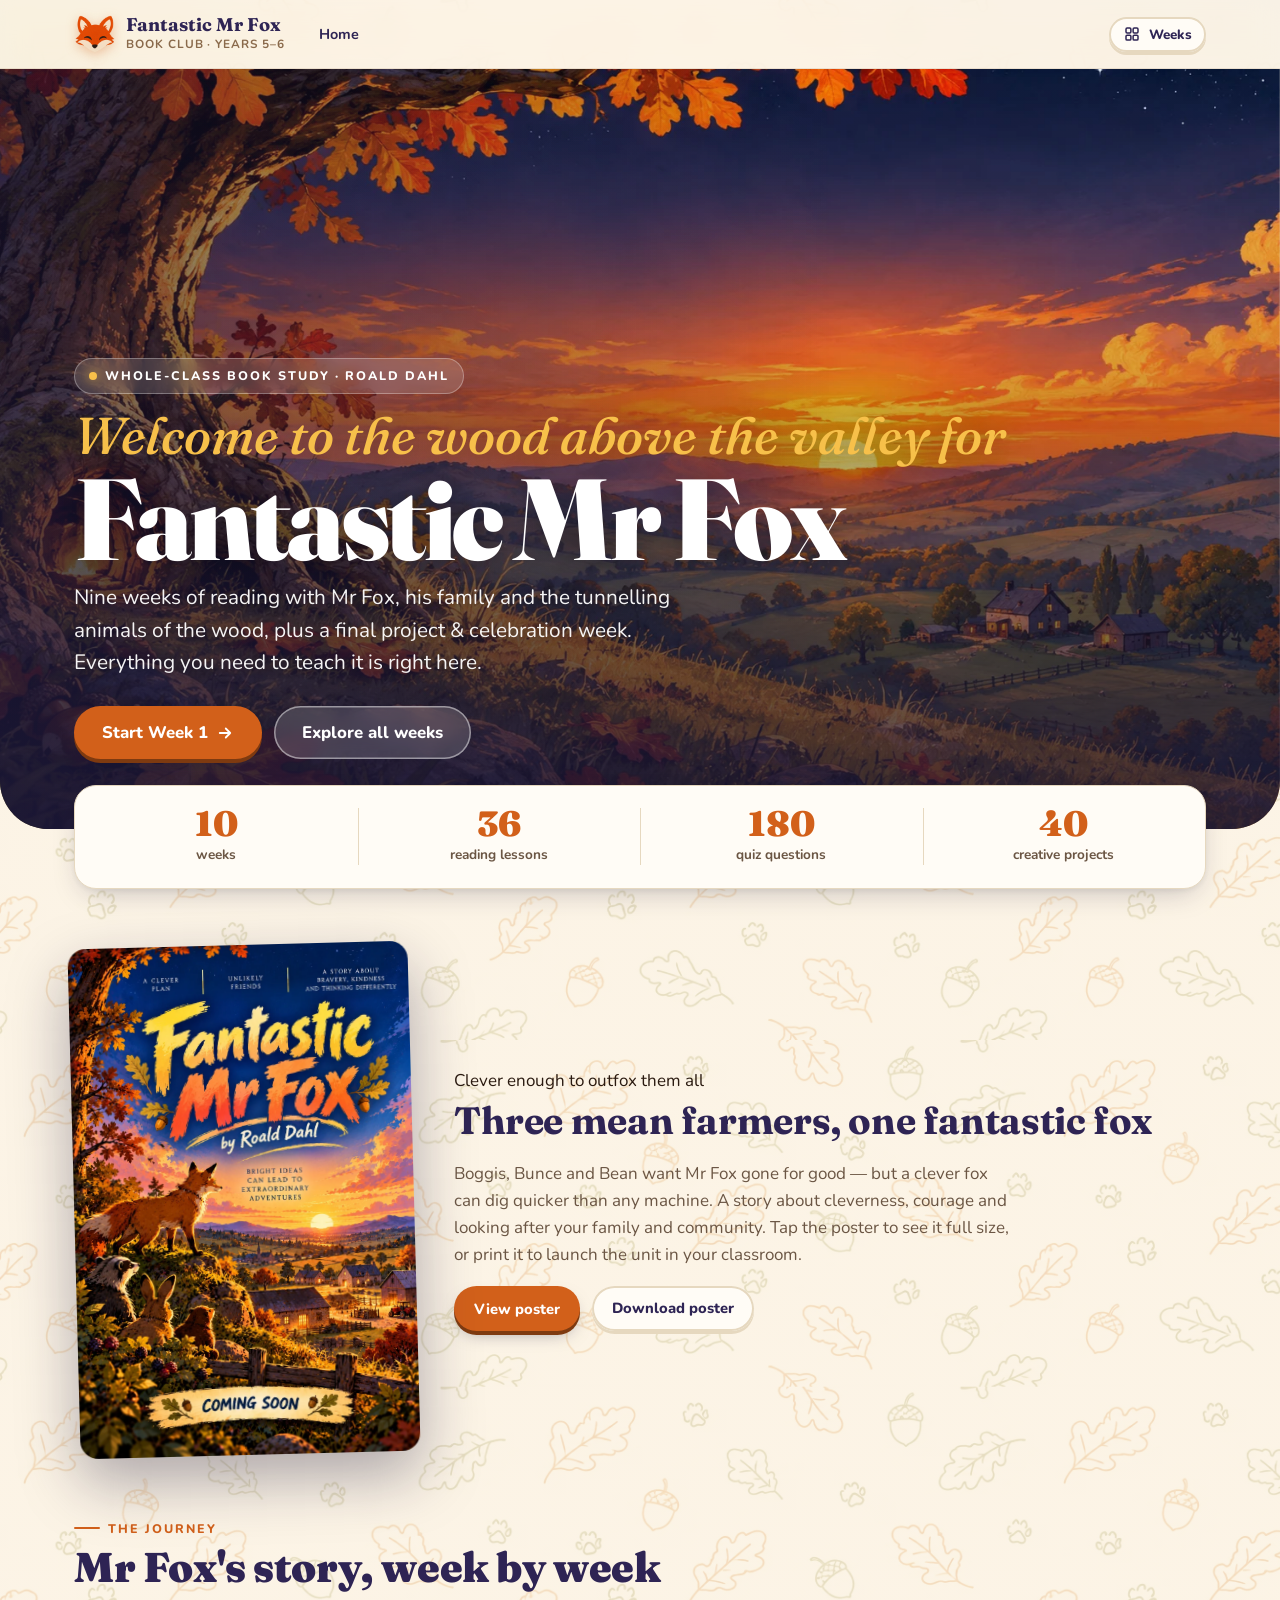
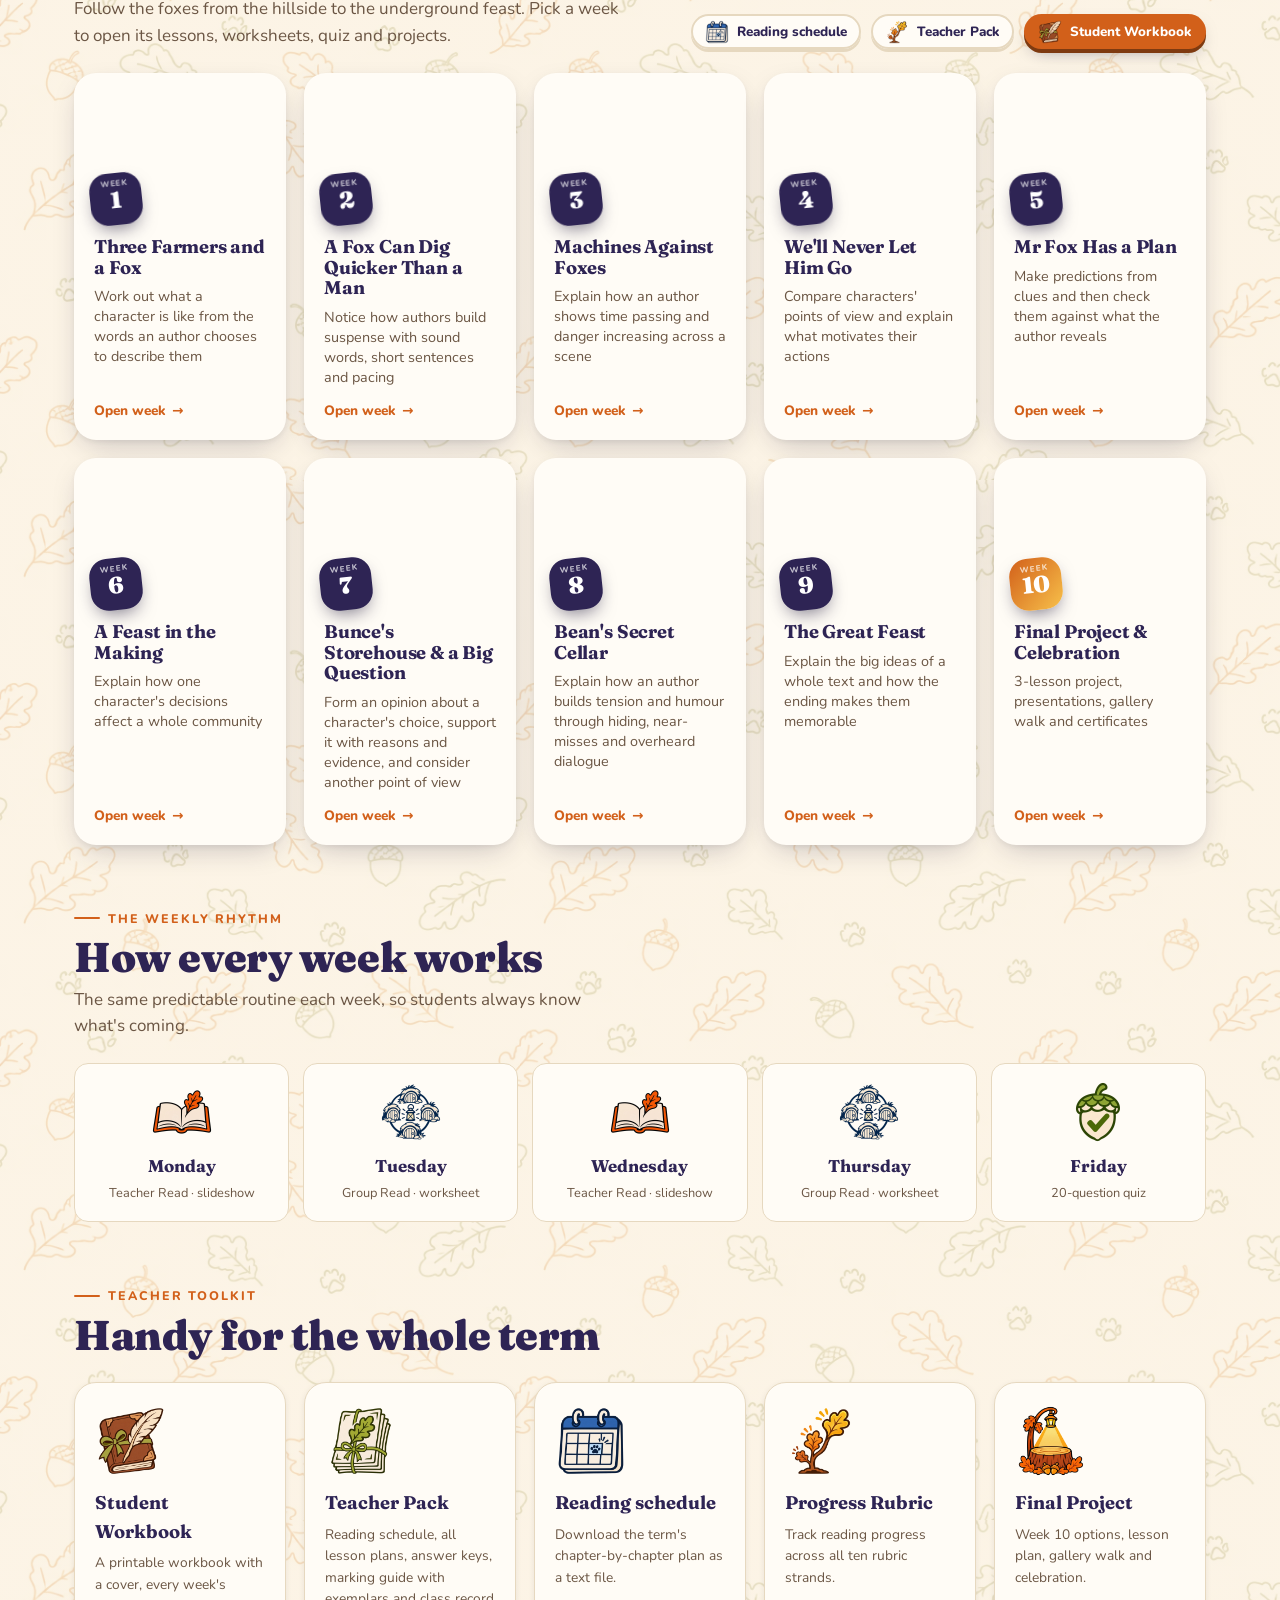
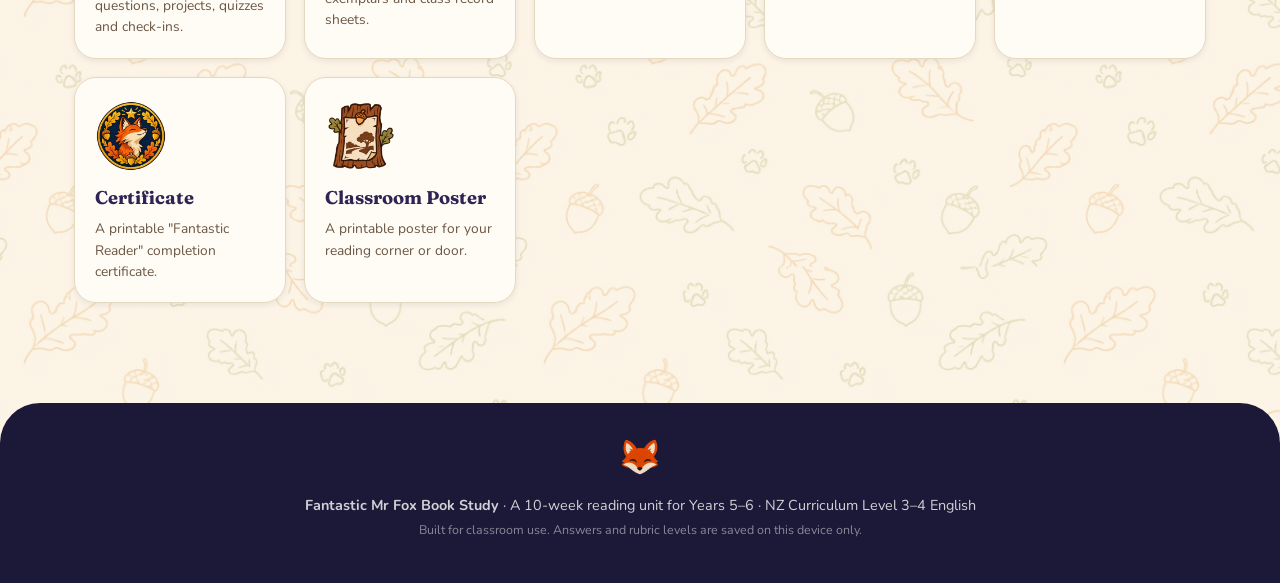
<file: index.html>
<!doctype html>
<html lang="en">
<head>
  <meta charset="UTF-8" />
  <meta name="viewport" content="width=device-width, initial-scale=1.0" />
  <title>Fantastic Mr Fox — Book Club</title>
  <link rel="icon" href="images/web/logo-fox.webp" />
  <link rel="preconnect" href="https://fonts.googleapis.com" />
  <link rel="preconnect" href="https://fonts.gstatic.com" crossorigin />
  <link href="https://fonts.googleapis.com/css2?family=Fraunces:opsz,wght@9..144,500;9..144,700;9..144,900&family=Nunito:wght@400;600;700;800&display=swap" rel="stylesheet" />
  <link rel="stylesheet" href="styles.css" />
</head>
<body>
  <div id="leafLayer" class="leaf-layer" aria-hidden="true"></div>
  <div id="app"></div>
  <footer class="app-footer">
    <div class="footer-inner">
      <img src="images/web/logo-fox.webp" alt="" />
      <p><b>Fantastic Mr Fox Book Study</b> · A 10-week reading unit for Years 5–6 · NZ Curriculum Level 3–4 English</p>
      <p class="footer-small">Built for classroom use. Answers and rubric levels are saved on this device only.</p>
    </div>
  </footer>
  <script src="data.js"></script>
  <script src="app.js"></script>
</body>
</html>
</file>
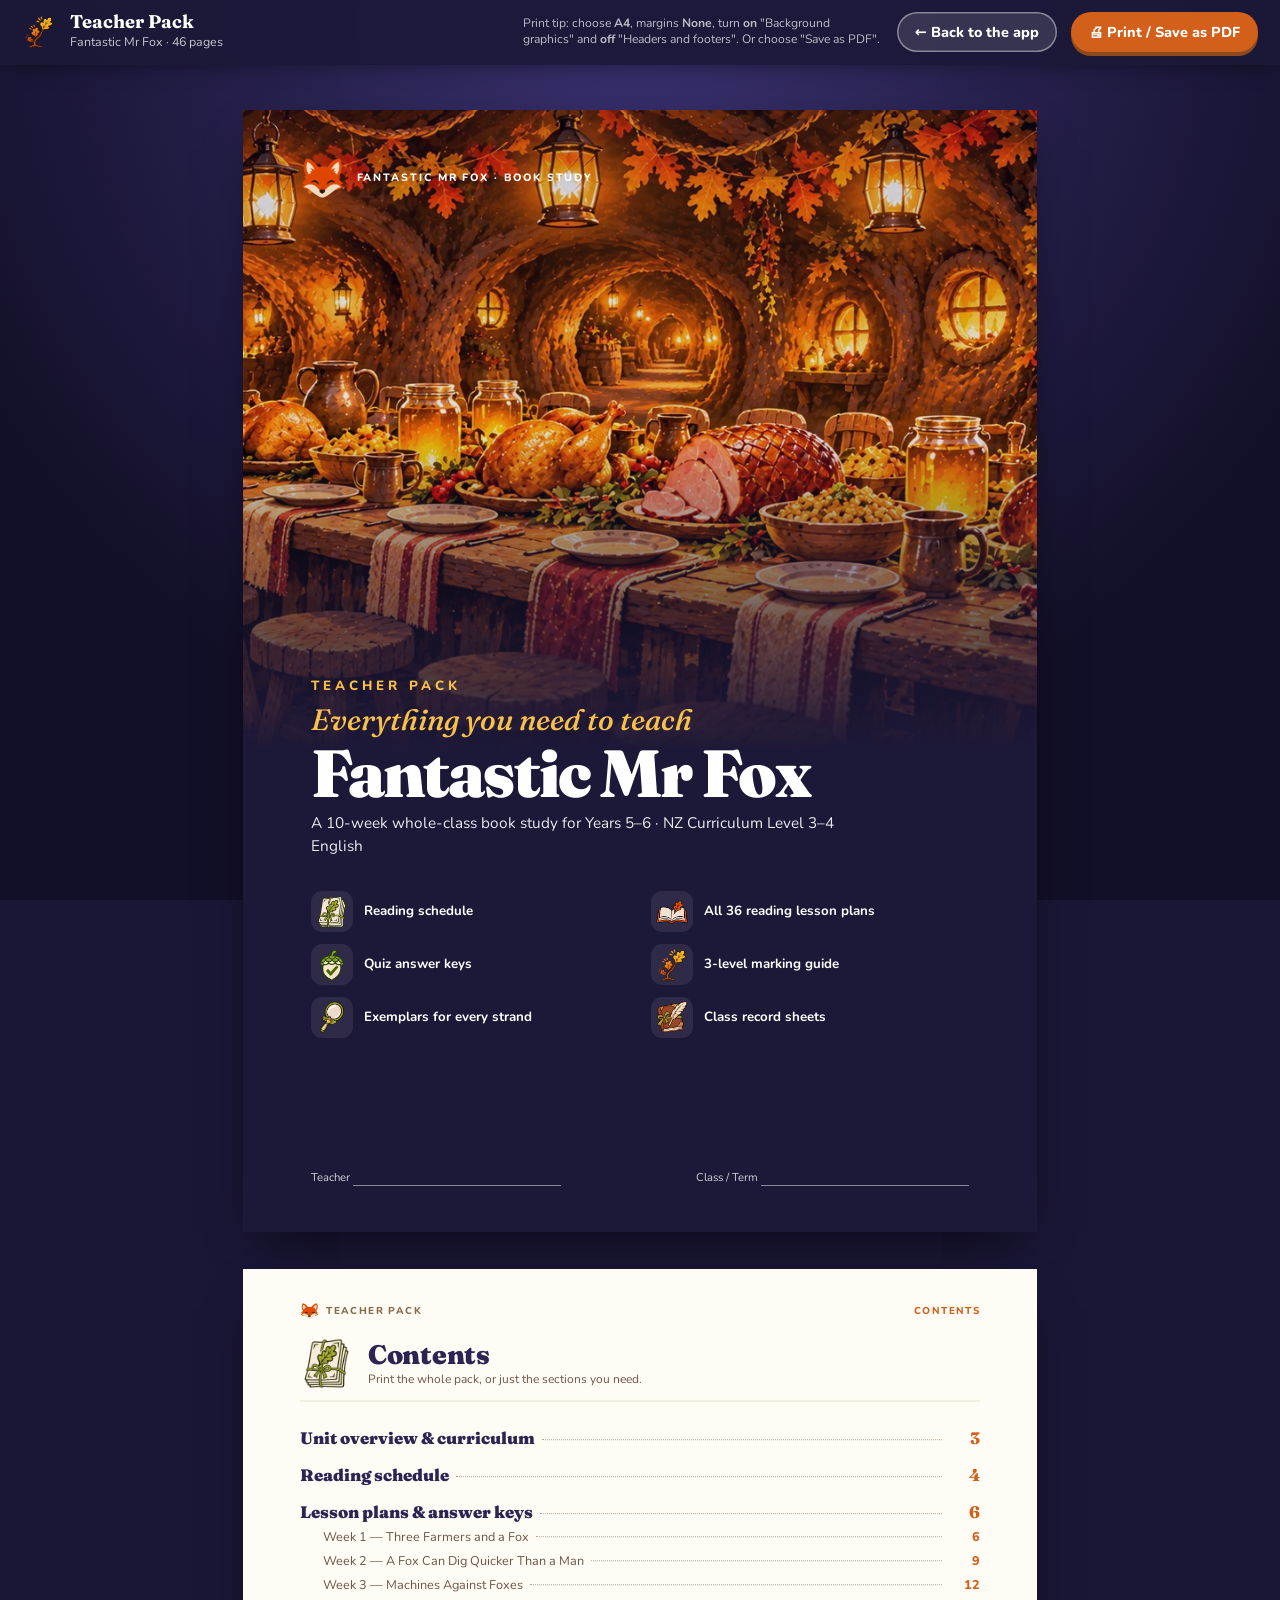
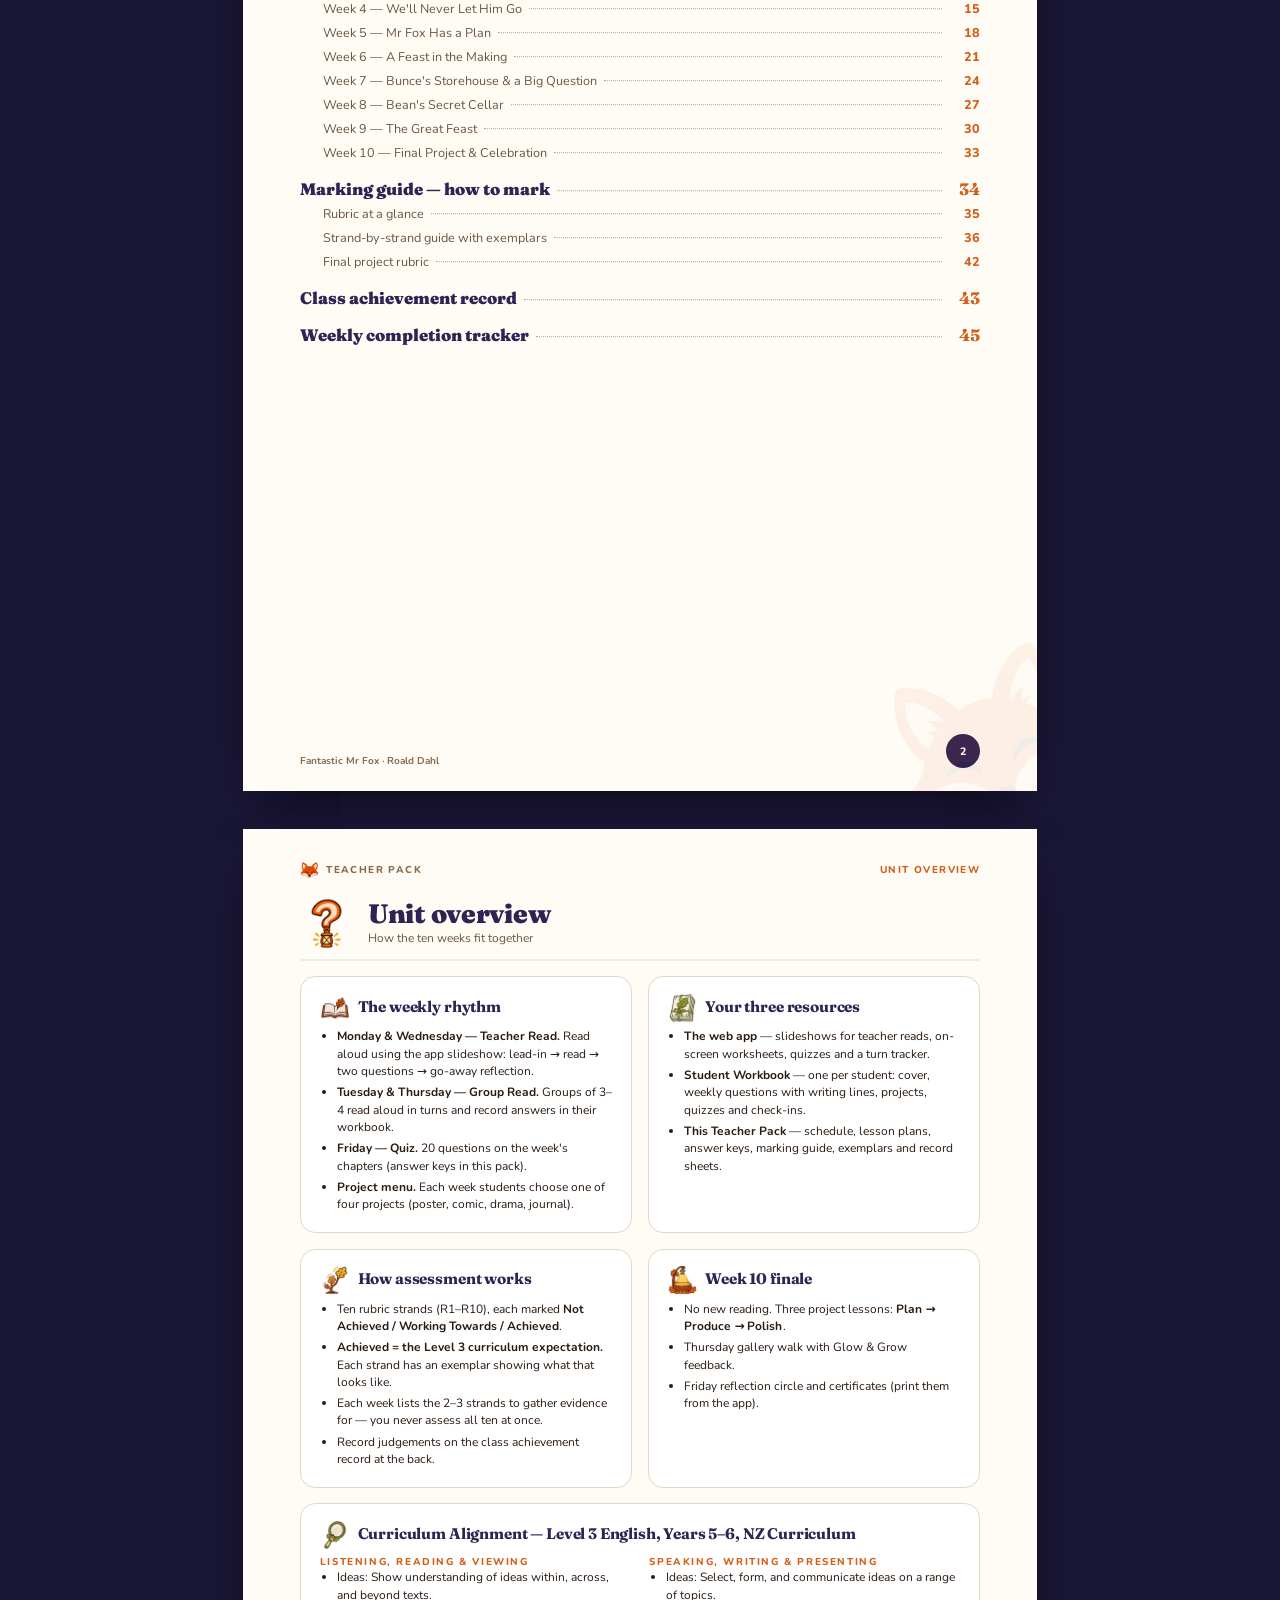
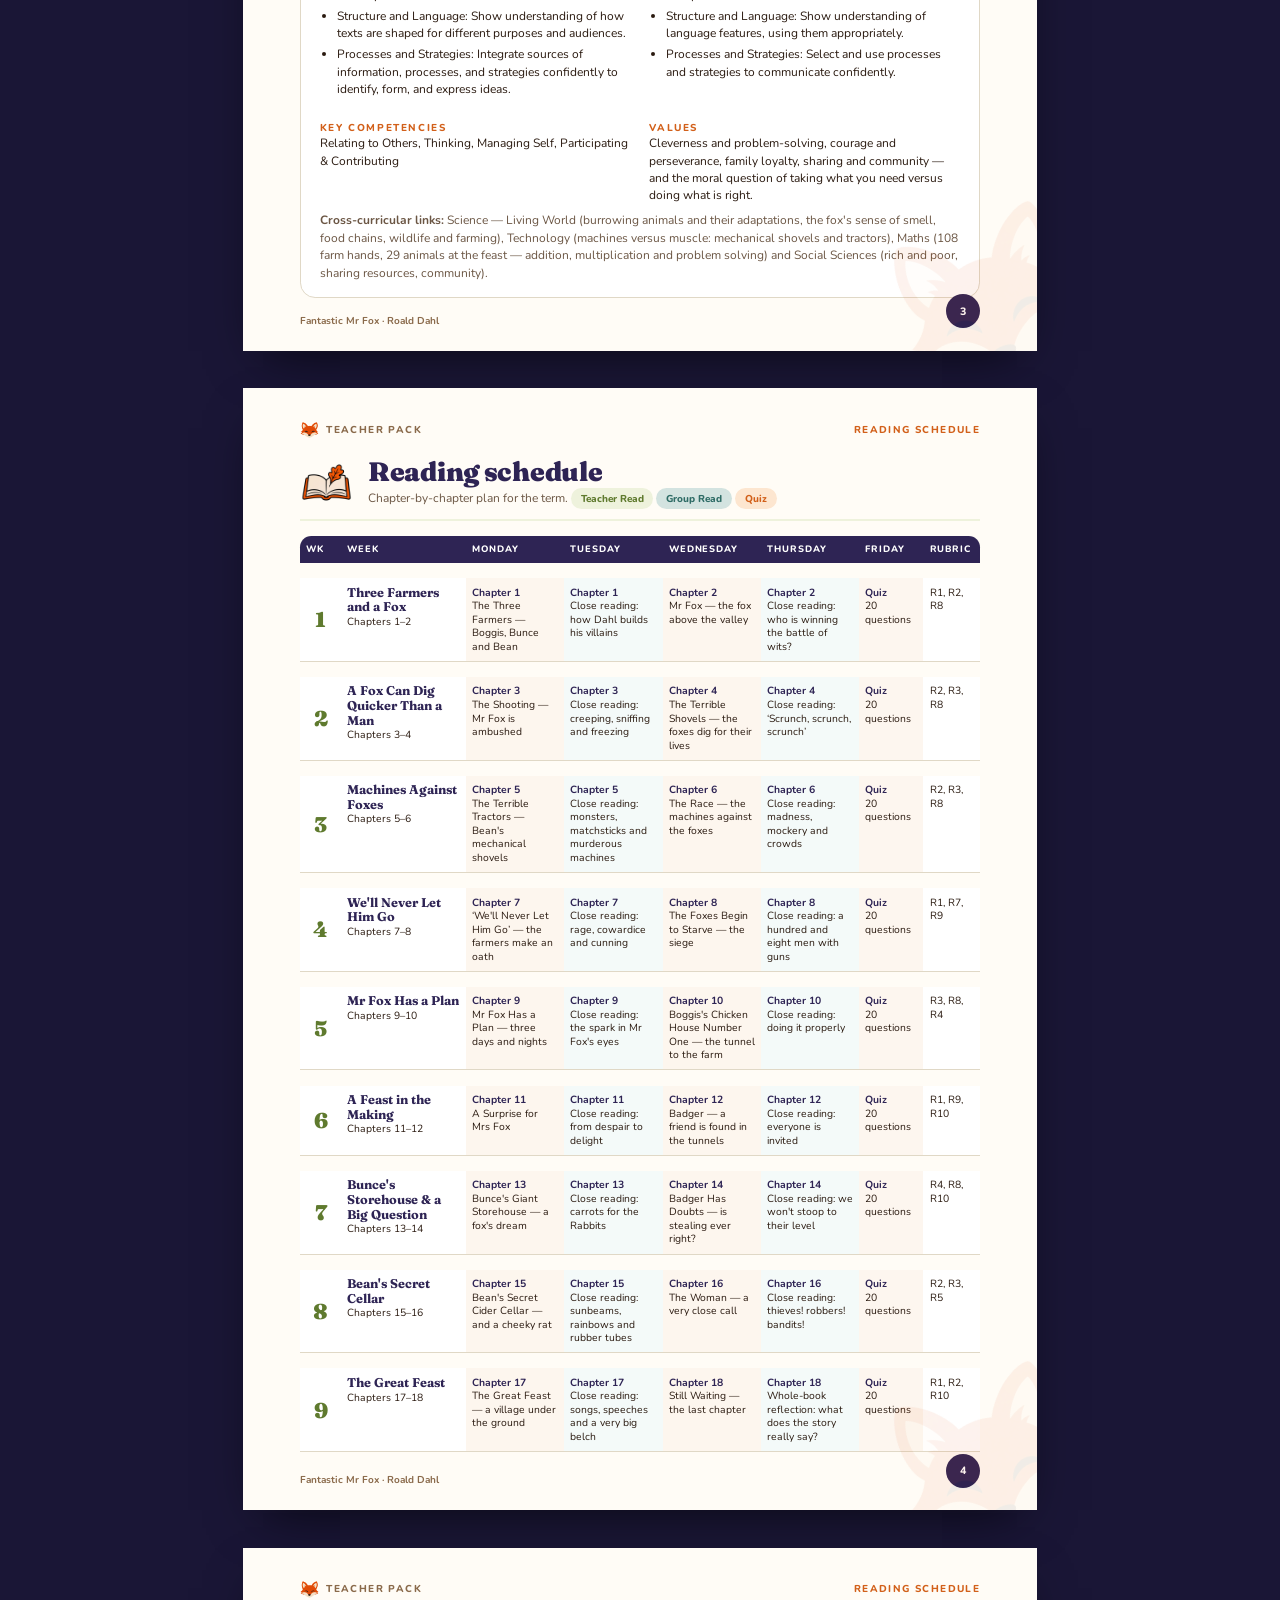
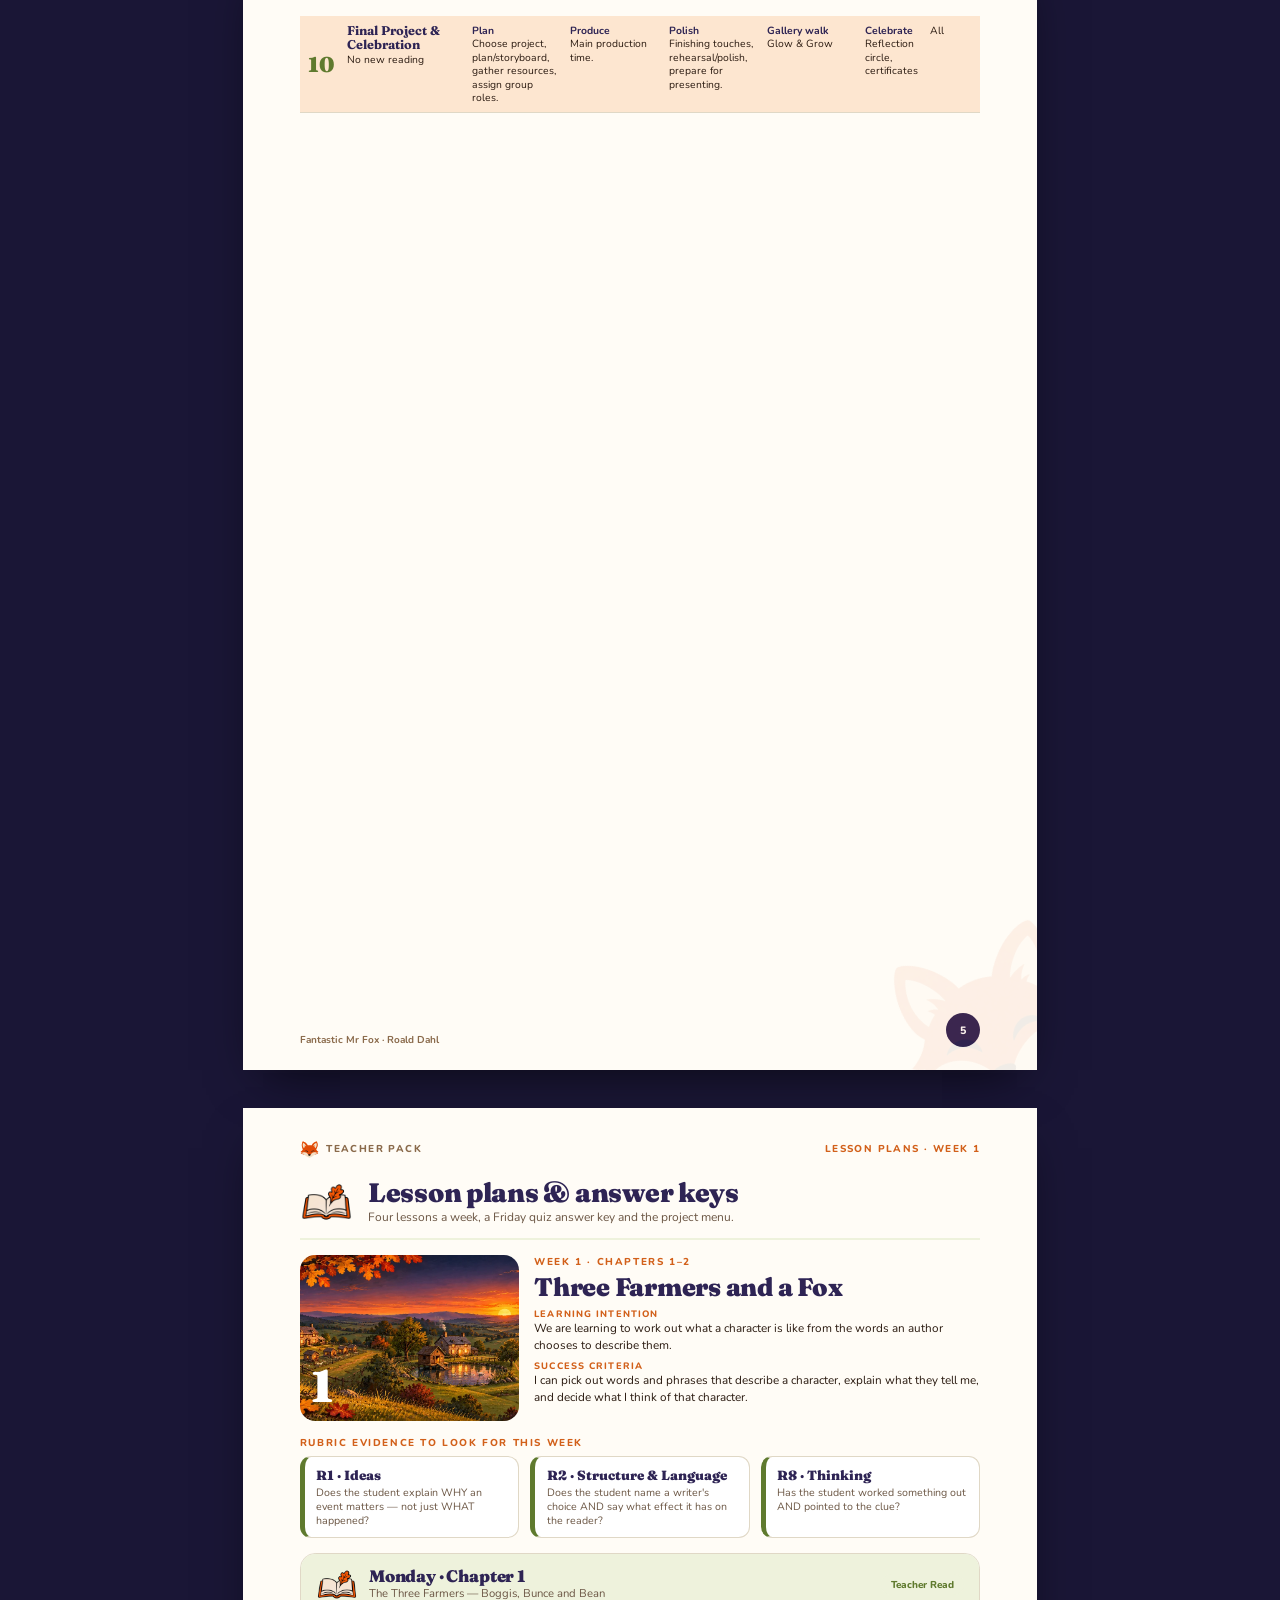
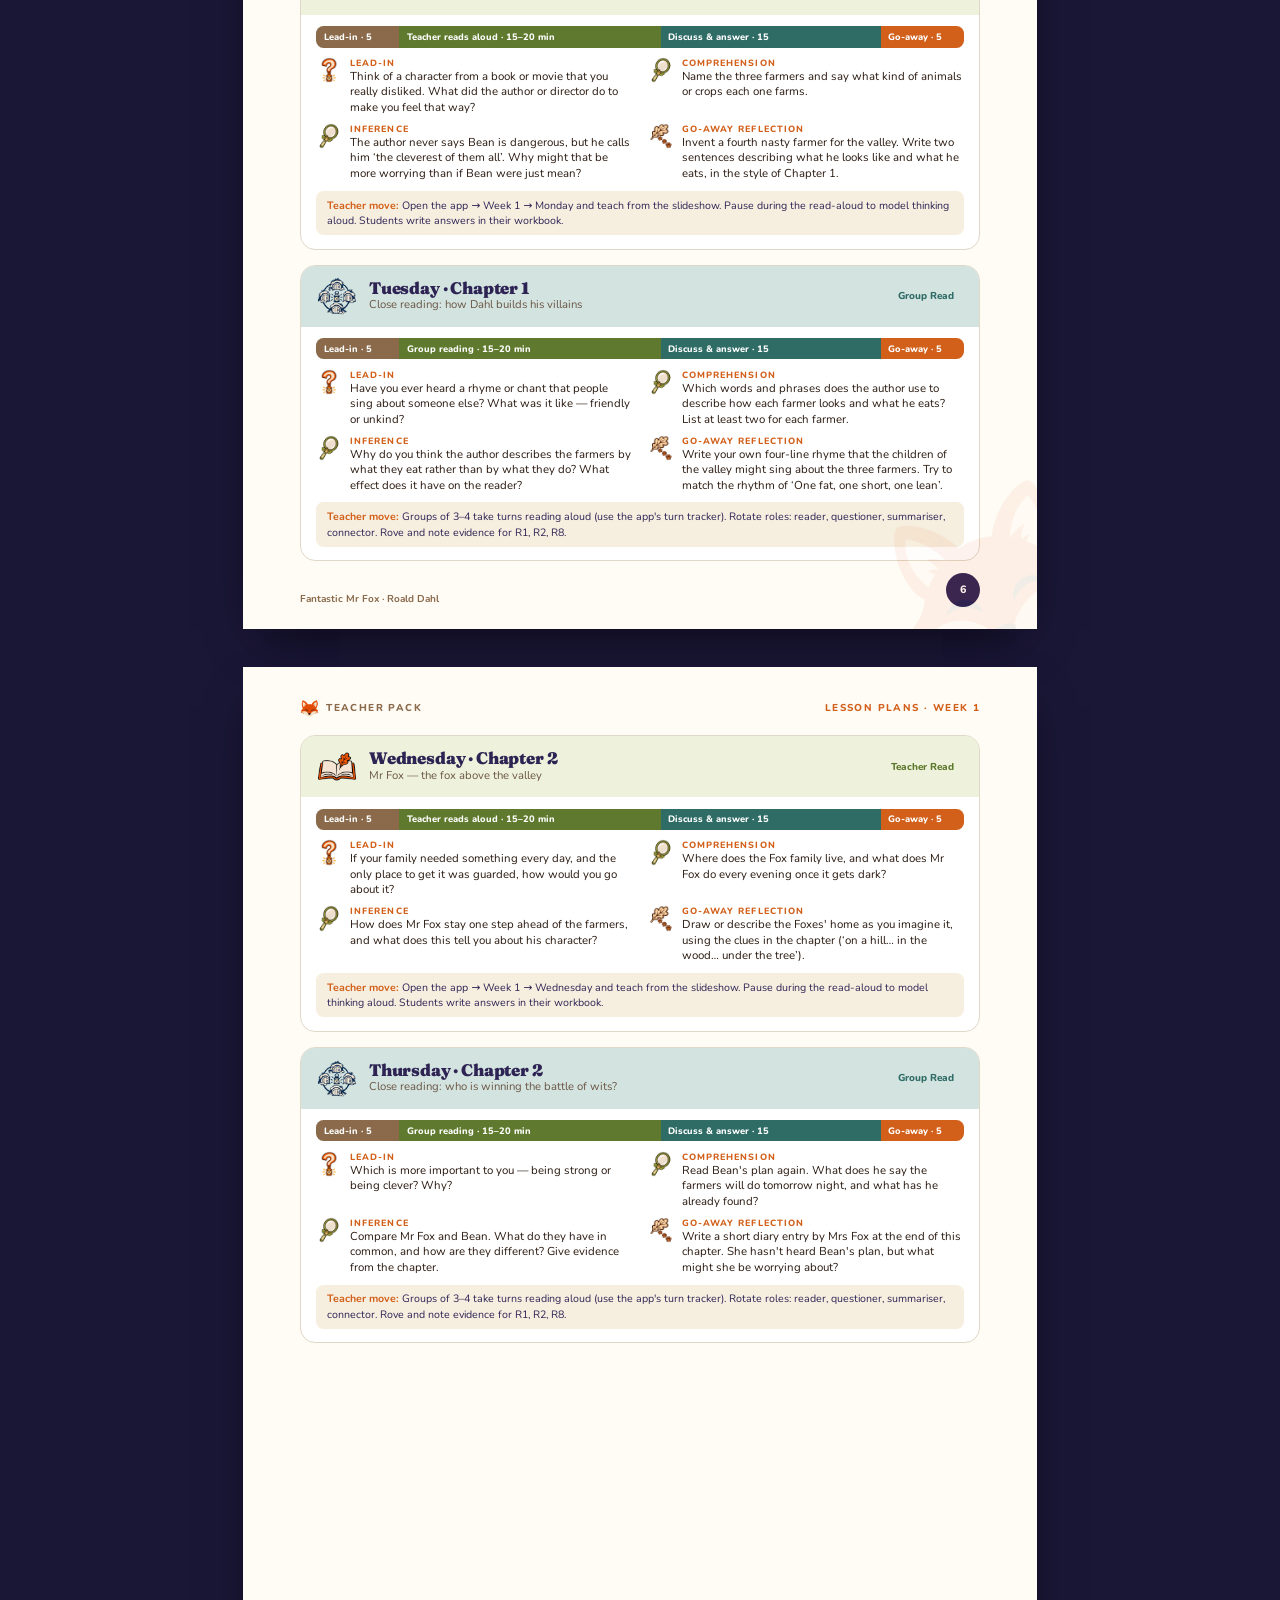
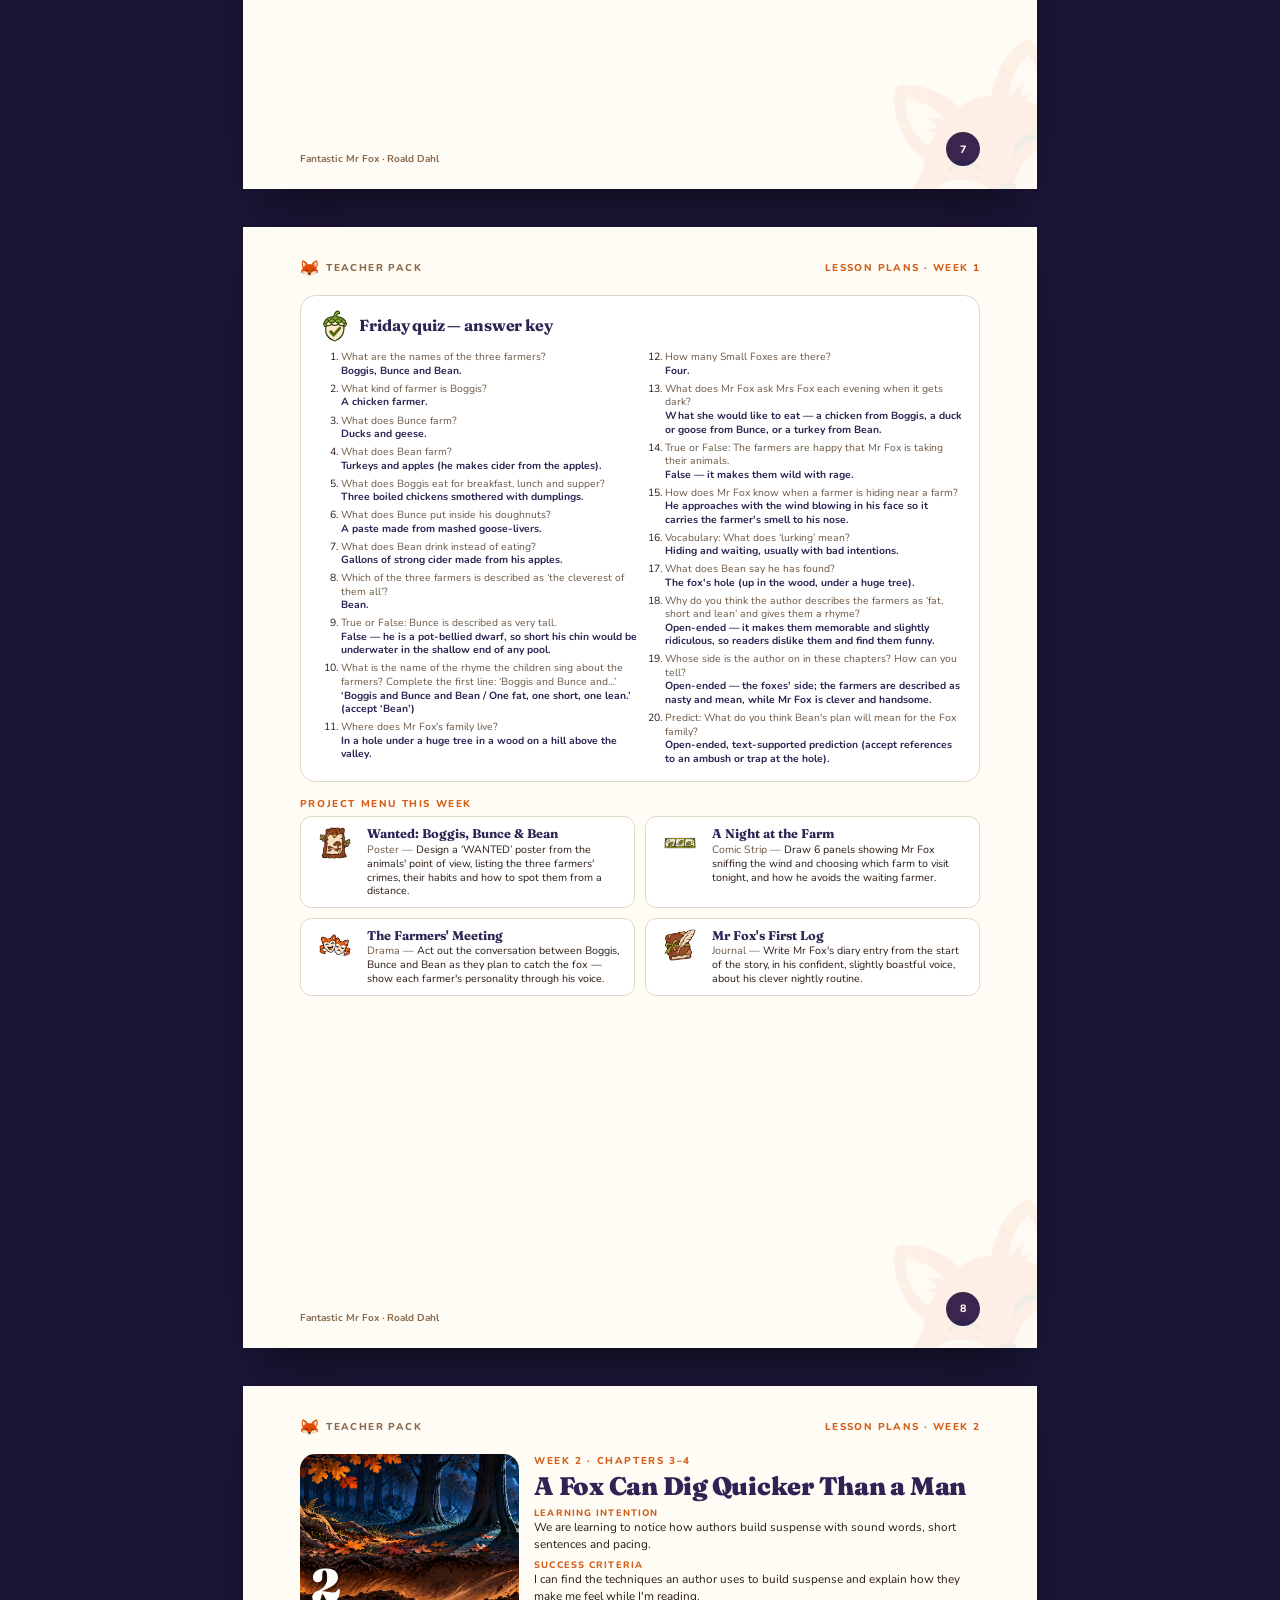
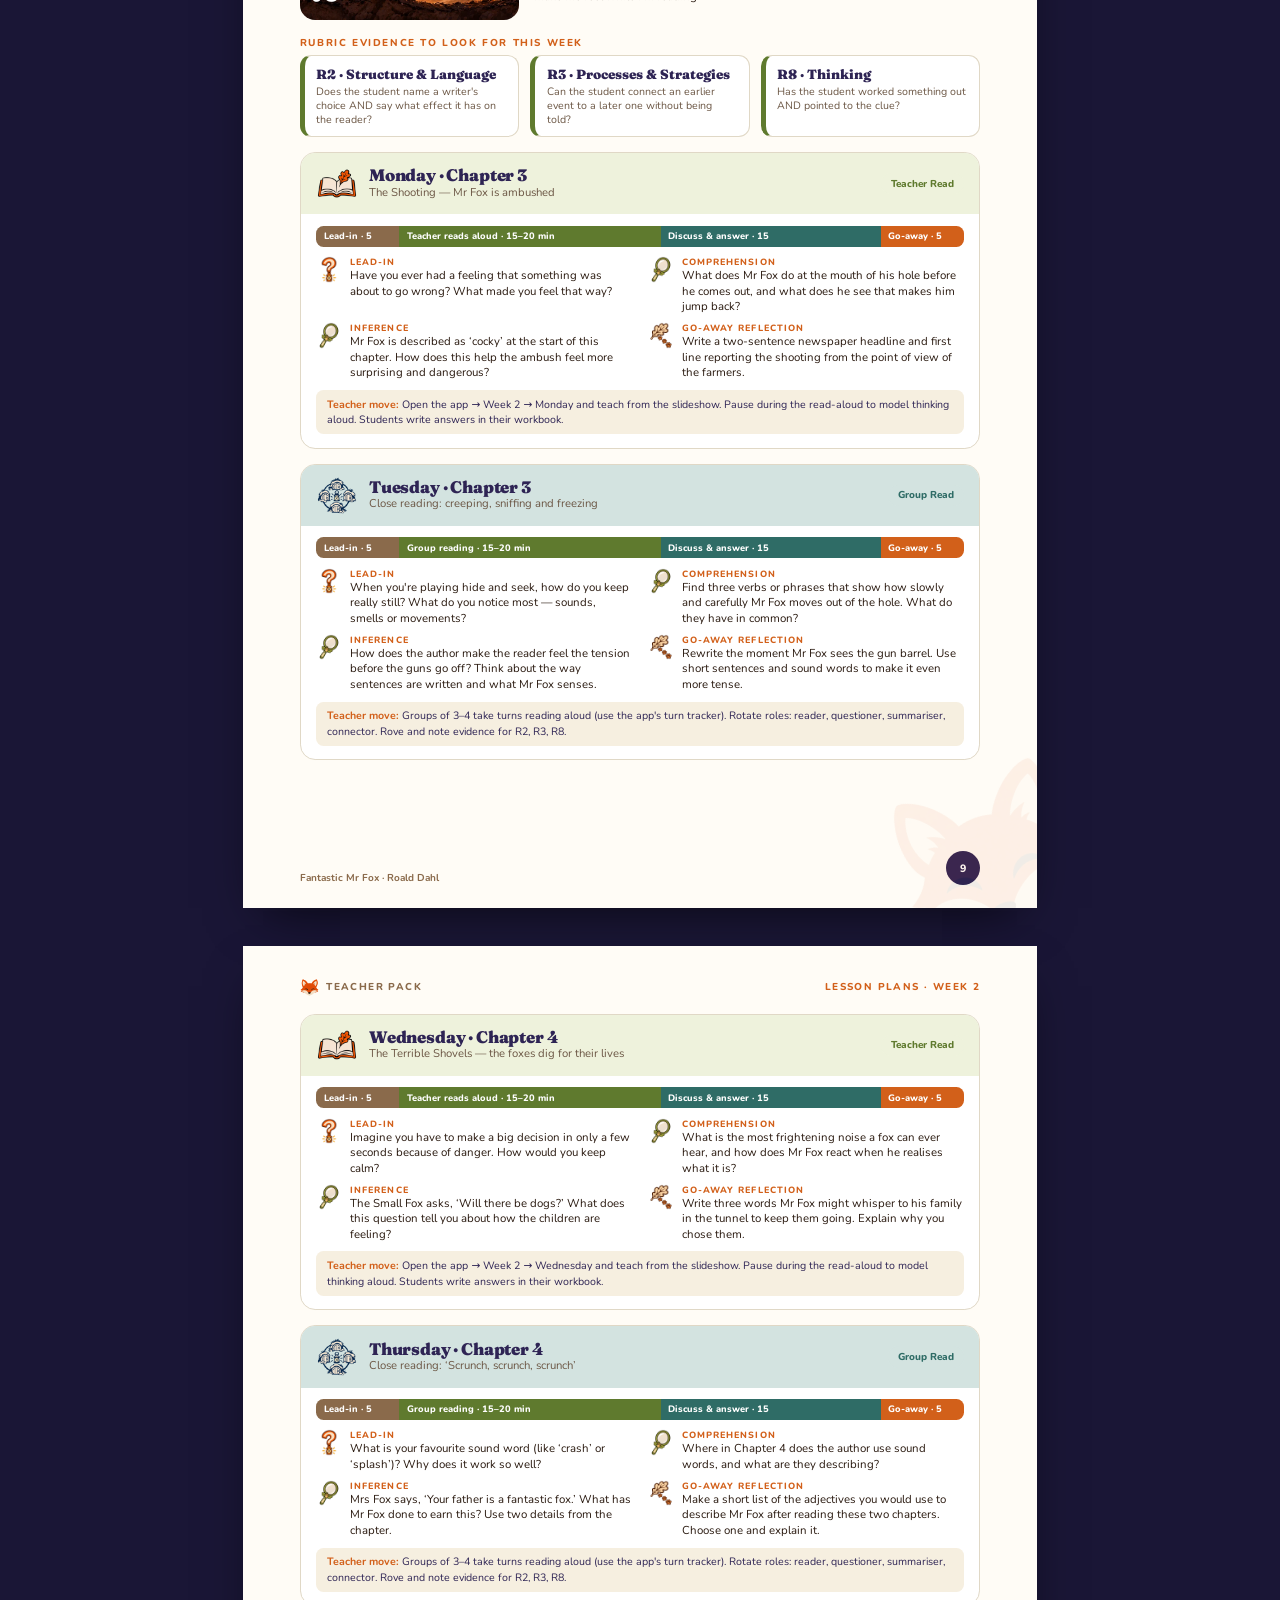
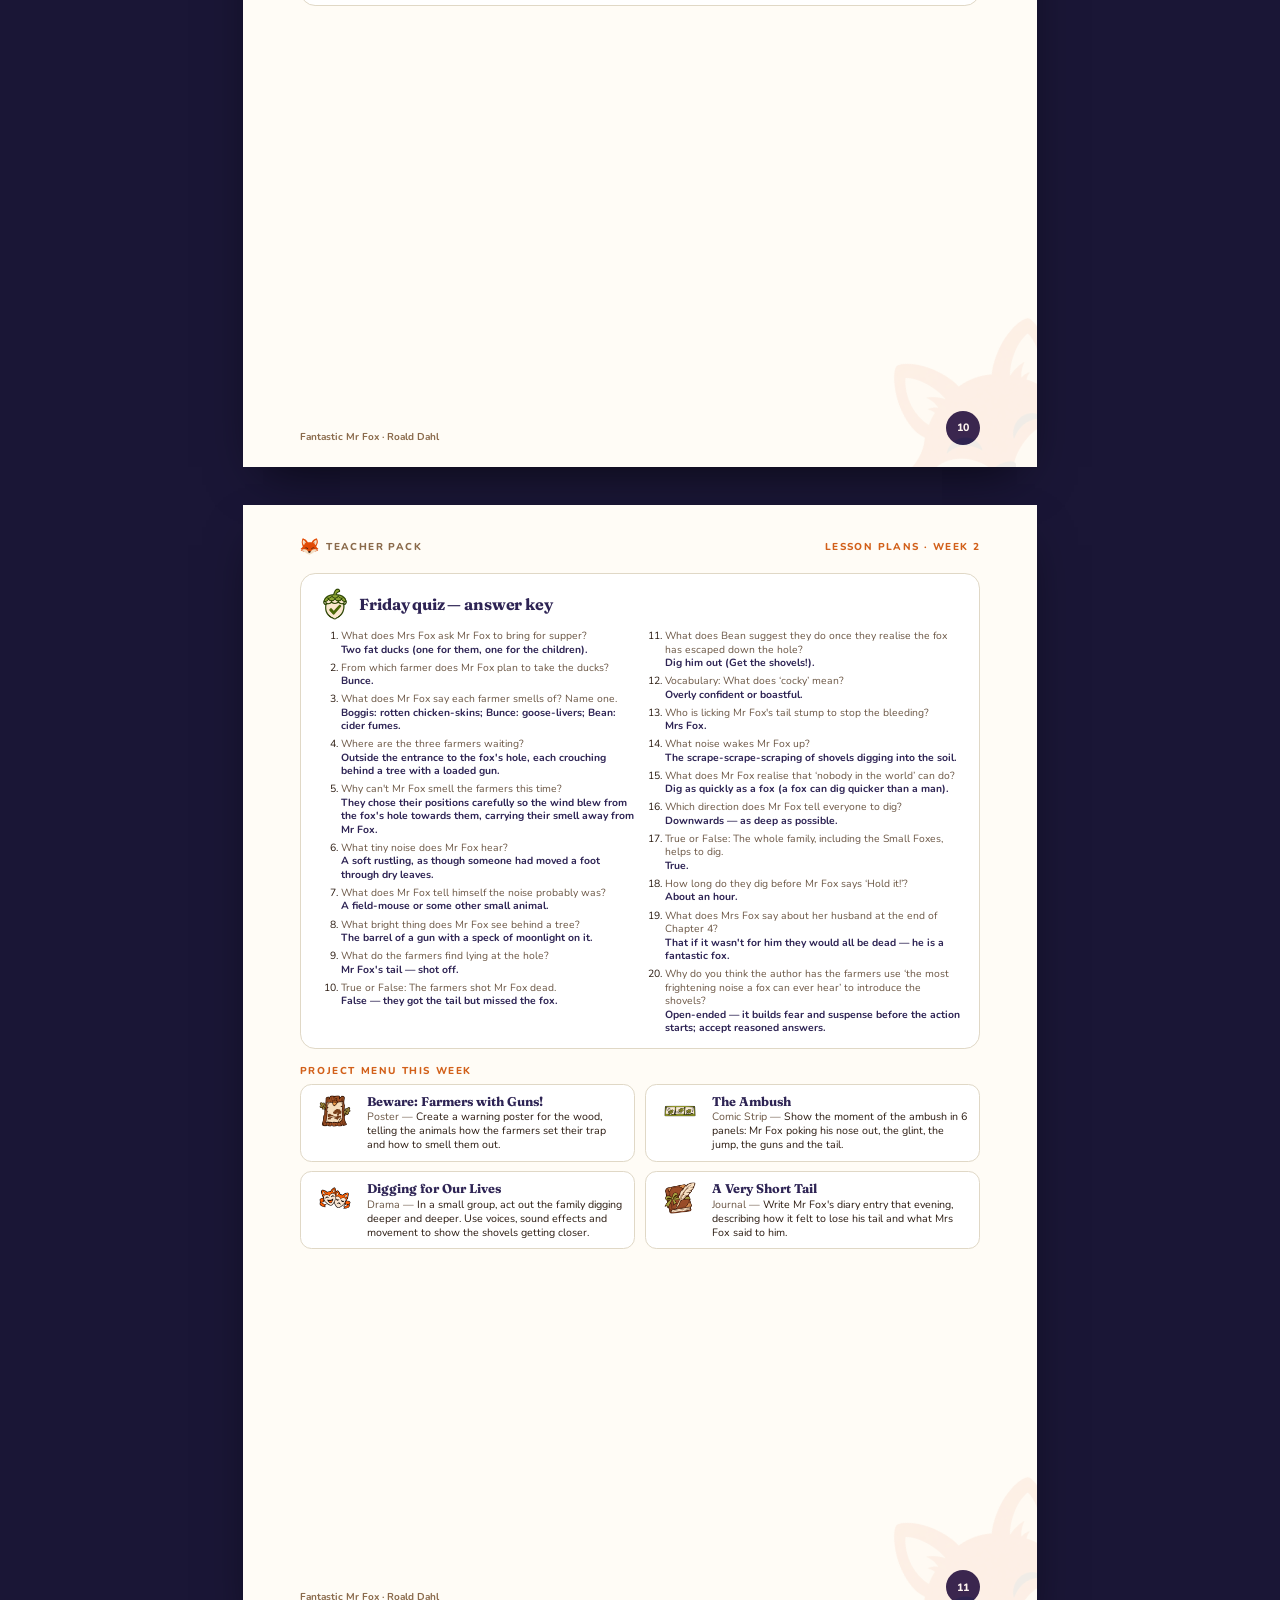
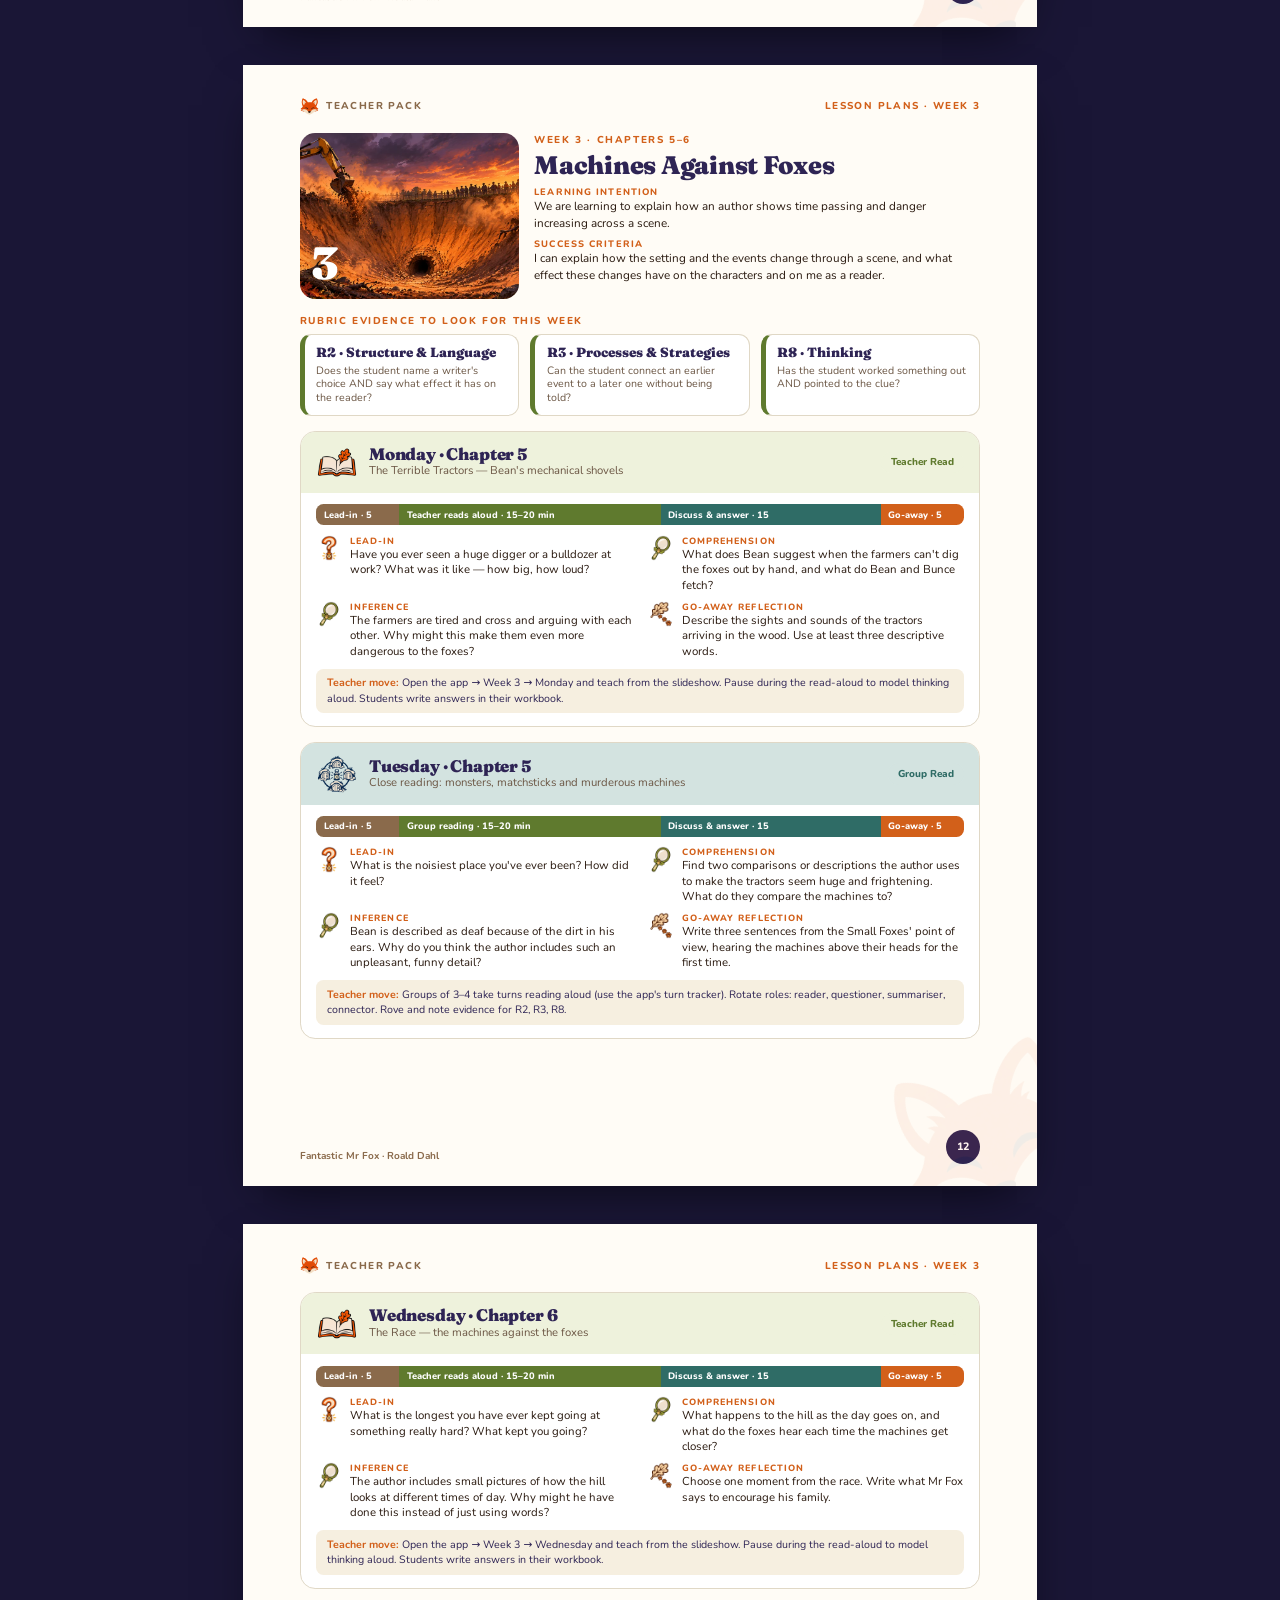
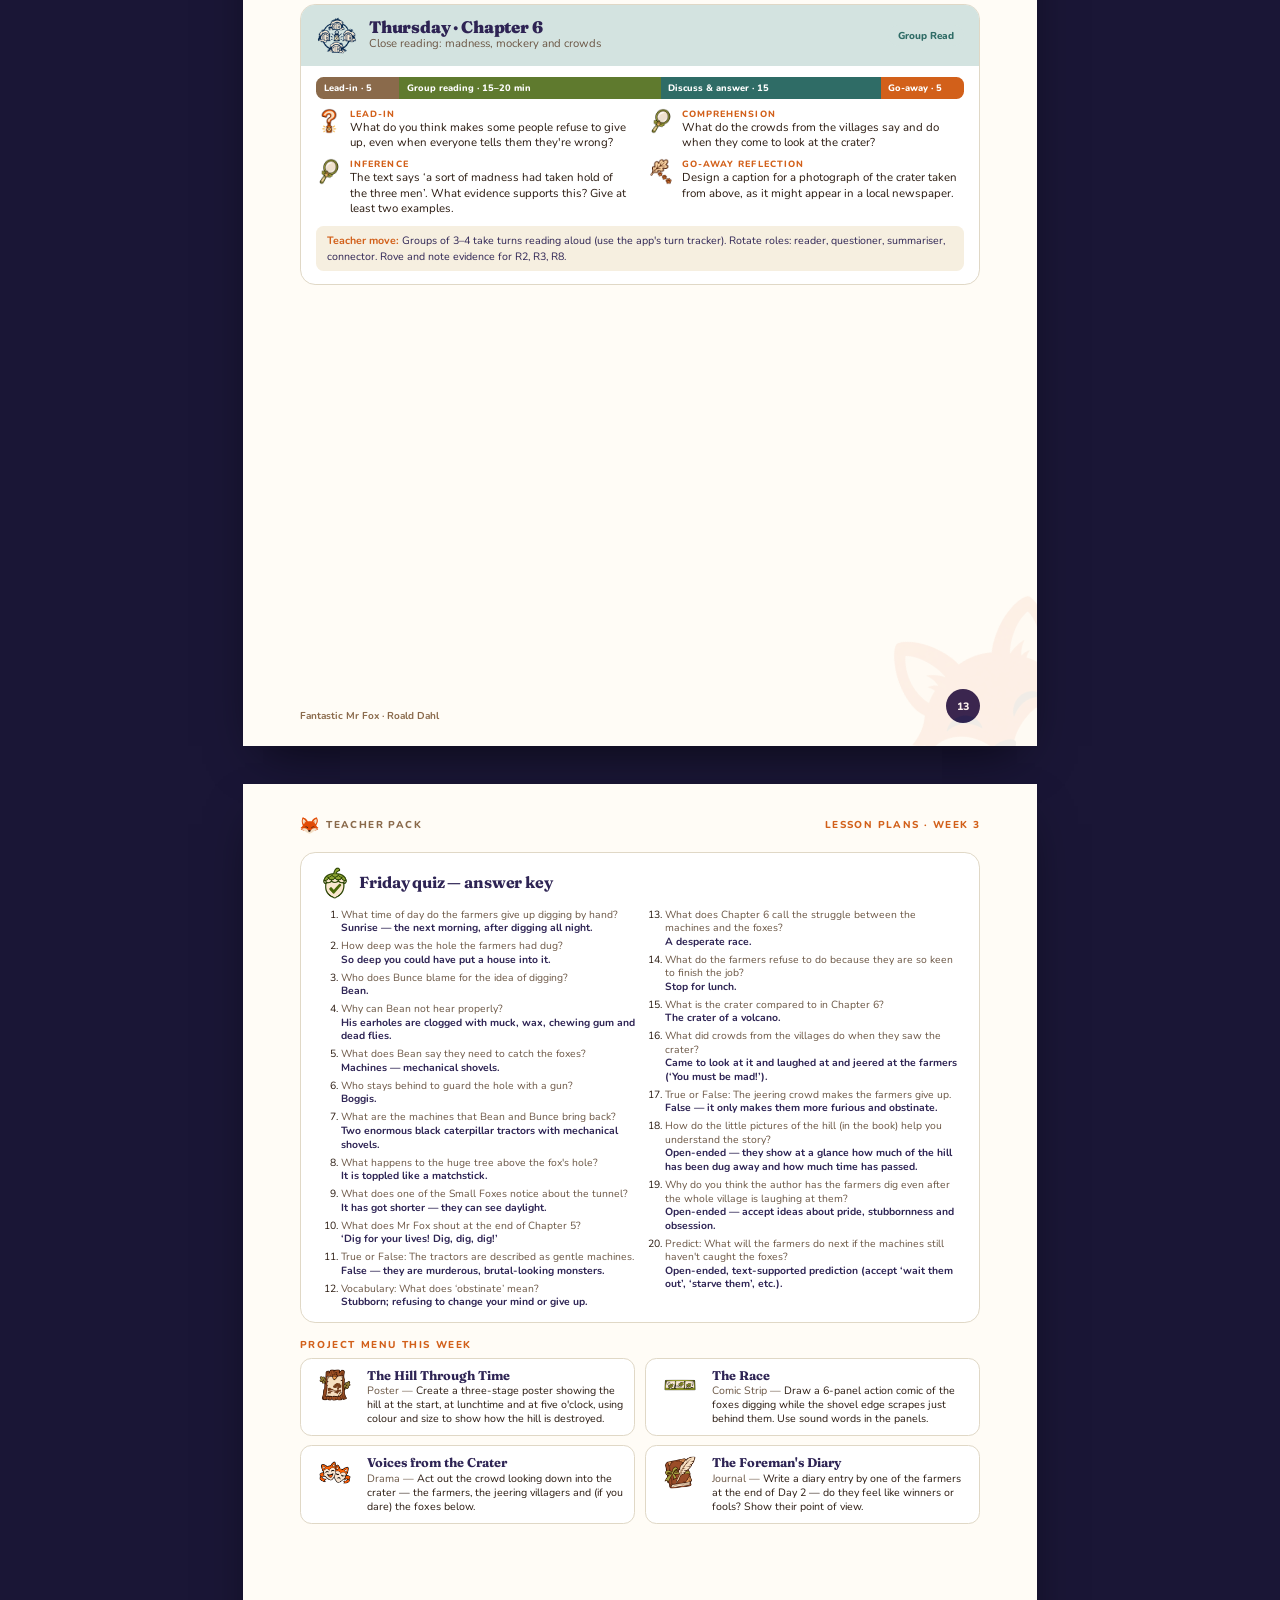
<file: teacher-pack.html>
<!doctype html>
<html lang="en">
<head>
  <meta charset="UTF-8" />
  <meta name="viewport" content="width=device-width, initial-scale=1.0" />
  <title>Teacher Pack</title>
  <link rel="icon" href="images/web/logo-fox.webp" />
  <link rel="preconnect" href="https://fonts.googleapis.com" />
  <link rel="preconnect" href="https://fonts.gstatic.com" crossorigin />
  <link href="https://fonts.googleapis.com/css2?family=Fraunces:ital,opsz,wght@0,9..144,500;0,9..144,700;0,9..144,900;1,9..144,500;1,9..144,700&family=Nunito:wght@400;600;700;800&display=swap" rel="stylesheet" />
  <link rel="stylesheet" href="book.css" />
</head>
<body data-book="teacher">
  <div class="book-toolbar">
    <img src="images/web/icon-rubric.webp" alt="" />
    <div><b class="tb-title">Teacher Pack</b><span class="sub">Fantastic Mr Fox · <span id="pageCount">building pages…</span></span></div>
    <div class="grow"></div>
    <span class="tb-tip">Print tip: choose <b>A4</b>, margins <b>None</b>, turn <b>on</b> "Background graphics" and <b>off</b> "Headers and footers". Or choose "Save as PDF".</span>
    <a class="tb-btn ghost" href="index.html">← Back to the app</a>
    <button class="tb-btn" onclick="window.print()">🖨 Print / Save as PDF</button>
  </div>
  <div class="loading" id="loading">Building your pages…</div>
  <main class="book" id="book"></main>
  <script src="data.js"></script>
  <script src="book.js"></script>
</body>
</html>
</file>
<file: styles.css>
/* ============================================================
   FANTASTIC MR FOX — BOOK CLUB · "Autumn wood, underground tunnels"
   ============================================================ */

:root {
  --forest: #1c1838;
  --forest-2: #2e2454;
  --moss: #5f7a2e;
  --moss-2: #86a04a;
  --moss-light: #eef2dc;
  --fern: #a3b85e;
  --driftwood: #8a6a4b;
  --bark: #5a4230;
  --copper: #d2601a;
  --copper-2: #ec8a3c;
  --glow: #f7c04a;
  --copper-light: #fde6d0;
  --sky: #d3e3e0;
  --sky-2: #7fa9a3;
  --ink: #2a1a10;
  --ink-soft: #6b5644;
  --paper: #fbf3e6;
  --paper-2: #f3e6cf;
  --card: #fffcf6;
  --line: #e6d8bf;
  --radius: 22px;
  --radius-sm: 14px;
  --shadow-sm: 0 2px 6px rgba(28, 24, 56, 0.08);
  --shadow: 0 10px 30px -10px rgba(28, 24, 56, 0.28), 0 2px 6px rgba(28, 24, 56, 0.06);
  --shadow-lg: 0 30px 60px -20px rgba(28, 24, 56, 0.45);
  --display: "Fraunces", Georgia, "Times New Roman", serif;
  --body: "Nunito", "Segoe UI", system-ui, -apple-system, sans-serif;
  --ease: cubic-bezier(.2, .8, .2, 1);
  --bounce: cubic-bezier(.34, 1.56, .64, 1);

  /* level colours */
  --lv-1: #c8553d;
  --lv-2: #d49a1f;
  --lv-3: #5f7a2e;
  --lv-4: #2f7f86;
}

* { box-sizing: border-box; }
html { scroll-behavior: smooth; }
body {
  margin: 0;
  font-family: var(--body);
  font-size: 17px;
  line-height: 1.55;
  color: var(--ink);
  background-color: var(--paper);
  background-image:
    radial-gradient(1200px 500px at 110% -10%, rgba(211, 227, 224, 0.55), transparent 60%),
    radial-gradient(900px 500px at -10% 10%, rgba(163, 184, 94, 0.25), transparent 60%),
    linear-gradient(rgba(251, 243, 230, 0.78), rgba(251, 243, 230, 0.78)),
    url("images/web/nav-texture.webp");
  background-size: auto, auto, auto, 520px auto;
  background-attachment: fixed, fixed, scroll, scroll;
  min-height: 100vh;
  overflow-x: hidden;
}
img { max-width: 100%; }
h1, h2, h3, h4 { font-family: var(--display); line-height: 1.12; margin: 0; letter-spacing: -0.01em; }
button { font-family: inherit; }
::selection { background: var(--glow); color: var(--forest); }

.wrap { max-width: 1180px; margin: 0 auto; padding: 0 24px; }
main { padding-bottom: 60px; }

/* ---------- drifting autumn leaves ---------- */
.leaf-layer { position: fixed; inset: 0; pointer-events: none; z-index: 0; overflow: hidden; }
.leaf-layer i {
  position: absolute; top: -60px; width: 26px; height: 26px;
  background: url("data:image/svg+xml,%3Csvg xmlns='http://www.w3.org/2000/svg' viewBox='0 0 64 64'%3E%3Cpath d='M32 3C47 14 57 29 50 43c-3 7-9 11-15 12v8h-6v-8C22 54 13 48 11 40 7 25 19 12 32 3z' fill='%23d2601a'/%3E%3Cpath d='M32 10v48M32 27l-11-9M32 36l13-10' stroke='%23f7c04a' stroke-width='2.4' stroke-linecap='round' fill='none'/%3E%3C/svg%3E") center/contain no-repeat;
  opacity: 0.55;
  animation: leaf-fall linear infinite;
}
@keyframes leaf-fall {
  0% { transform: translate3d(0, -60px, 0) rotate(0deg); }
  25% { transform: translate3d(40px, 25vh, 0) rotate(90deg); }
  50% { transform: translate3d(-30px, 50vh, 0) rotate(200deg); }
  75% { transform: translate3d(35px, 75vh, 0) rotate(290deg); }
  100% { transform: translate3d(-10px, 110vh, 0) rotate(380deg); }
}
#app, .app-footer { position: relative; z-index: 1; }

/* ---------- top bar ---------- */
.topbar {
  position: sticky; top: 0; z-index: 50;
  background: rgba(251, 243, 230, 0.78);
  backdrop-filter: saturate(1.4) blur(14px);
  -webkit-backdrop-filter: saturate(1.4) blur(14px);
  border-bottom: 1px solid rgba(138, 106, 75, 0.15);
  transition: box-shadow .3s;
}
.topbar.scrolled { box-shadow: 0 6px 24px -12px rgba(28, 24, 56, 0.35); }
.topbar-inner { display: flex; align-items: center; gap: 18px; height: 68px; }
.brand { display: flex; align-items: center; gap: 10px; cursor: pointer; background: none; border: 0; padding: 0; text-align: left; color: inherit; }
.brand-logo { width: 42px; height: 42px; object-fit: contain; transition: transform .6s var(--bounce); filter: drop-shadow(0 3px 6px rgba(210, 96, 26, .35)); }
.brand:hover .brand-logo { transform: rotate(-18deg) scale(1.1); }
.brand-text b { display: block; font-family: var(--display); font-size: 1.15rem; color: var(--forest-2); line-height: 1.1; }
.brand-text span { font-size: 0.74rem; color: var(--driftwood); font-weight: 700; letter-spacing: .08em; text-transform: uppercase; }

.crumbs { display: flex; align-items: center; gap: 6px; font-size: 0.9rem; color: var(--ink-soft); flex-wrap: wrap; margin-left: 8px; }
.crumbs button { background: none; border: none; color: var(--moss); cursor: pointer; font-weight: 700; padding: 4px 8px; border-radius: 999px; font-size: 0.9rem; }
.crumbs button:hover { background: var(--moss-light); }
.crumbs .sep { opacity: .4; }
.crumbs .here { font-weight: 700; color: var(--forest-2); padding: 4px 8px; }

.topbar-actions { margin-left: auto; display: flex; gap: 8px; align-items: center; }
.week-jump { position: relative; }
.week-jump-menu {
  position: absolute; right: 0; top: calc(100% + 10px);
  background: var(--card); border-radius: 18px; box-shadow: var(--shadow-lg);
  padding: 10px; display: grid; grid-template-columns: repeat(5, 48px); gap: 6px;
  opacity: 0; transform: translateY(-6px) scale(.97); pointer-events: none;
  transition: opacity .2s, transform .25s var(--ease);
  border: 1px solid var(--line);
}
.week-jump.open .week-jump-menu { opacity: 1; transform: none; pointer-events: auto; }
.week-jump-menu button {
  height: 48px; border-radius: 14px; border: 0; cursor: pointer;
  background-size: cover; background-position: center; color: #fff;
  font-family: var(--display); font-weight: 900; font-size: 1.15rem;
  text-shadow: 0 1px 6px rgba(0,0,0,.7); position: relative; overflow: hidden;
  transition: transform .2s var(--bounce);
}
.week-jump-menu button::before { content: ""; position: absolute; inset: 0; background: rgba(28,24,56,.35); transition: background .2s; }
.week-jump-menu button span { position: relative; }
.week-jump-menu button:hover { transform: scale(1.08); }
.week-jump-menu button:hover::before { background: rgba(28,24,56,.1); }
.week-jump-menu button.current { outline: 3px solid var(--copper); outline-offset: 2px; }

/* ---------- buttons ---------- */
.btn {
  --b: var(--moss);
  display: inline-flex; align-items: center; gap: 8px;
  background: var(--b); color: #fff;
  border: none; padding: 11px 20px; border-radius: 999px;
  cursor: pointer; font-size: 0.92rem; font-weight: 800;
  box-shadow: 0 4px 0 0 color-mix(in srgb, var(--b) 60%, #000), 0 8px 18px -8px rgba(28,24,56,.5);
  transition: transform .15s var(--ease), box-shadow .15s var(--ease), background .2s;
  white-space: nowrap; text-decoration: none;
}
.btn:hover { transform: translateY(-2px); box-shadow: 0 6px 0 0 color-mix(in srgb, var(--b) 60%, #000), 0 14px 22px -10px rgba(28,24,56,.55); }
.btn:active { transform: translateY(2px); box-shadow: 0 1px 0 0 color-mix(in srgb, var(--b) 60%, #000); }
.btn.copper { --b: var(--copper); }
.btn.forest { --b: var(--forest-2); }
.btn.ghost {
  background: var(--card); color: var(--forest-2);
  box-shadow: 0 0 0 2px var(--line) inset, 0 3px 0 0 var(--line);
}
.btn.ghost:hover { box-shadow: 0 0 0 2px var(--moss-2) inset, 0 5px 0 0 var(--moss-2); }
.btn.ghost:active { box-shadow: 0 0 0 2px var(--moss-2) inset, 0 1px 0 0 var(--moss-2); }
.btn.glass {
  background: rgba(255,255,255,.16); color: #fff; backdrop-filter: blur(8px);
  box-shadow: 0 0 0 1.5px rgba(255,255,255,.45) inset;
}
.btn.glass:hover { background: rgba(255,255,255,.28); box-shadow: 0 0 0 1.5px rgba(255,255,255,.7) inset; }
.btn.small { padding: 8px 14px; font-size: 0.84rem; }
.btn.big { padding: 15px 28px; font-size: 1.05rem; }
.btn:disabled { opacity: .35; cursor: not-allowed; transform: none !important; }
.btn-icon { width: 24px; height: 24px; object-fit: contain; margin: -4px 0; }
.btn .svg { width: 18px; height: 18px; flex: none; }
.btn.active { --b: var(--forest-2); }

.toolbar { display: flex; gap: 10px; flex-wrap: wrap; align-items: center; }

/* ---------- HOME HERO ---------- */
.home-hero {
  position: relative; min-height: min(88vh, 760px);
  display: flex; align-items: flex-end;
  color: #fff; overflow: hidden;
  border-radius: 0 0 48px 48px;
  isolation: isolate;
}
.home-hero .bg {
  position: absolute; inset: -40px 0 0 0; z-index: -2;
  background: url("images/web/hero-banner.webp") center 40%/cover no-repeat;
  animation: kenburns 30s ease-in-out infinite alternate;
  will-change: transform;
}
@keyframes kenburns { from { transform: scale(1.05) translateY(0); } to { transform: scale(1.18) translate(-2%, -1%); } }
.home-hero::after {
  content: ""; position: absolute; inset: 0; z-index: -1;
  background:
    linear-gradient(180deg, rgba(28,24,56,.05) 0%, rgba(28,24,56,.15) 40%, rgba(28,24,56,.85) 100%),
    linear-gradient(90deg, rgba(28,24,56,.55), transparent 65%);
}
.hero-content { padding-top: 120px; padding-bottom: 70px; width: 100%; }
.eyebrow {
  display: inline-flex; align-items: center; gap: 8px;
  font-weight: 800; font-size: 0.78rem; letter-spacing: .16em; text-transform: uppercase;
  background: rgba(255,255,255,.14); backdrop-filter: blur(8px);
  padding: 7px 14px; border-radius: 999px; border: 1px solid rgba(255,255,255,.3);
}
.eyebrow .dot { width: 8px; height: 8px; border-radius: 50%; background: var(--glow); box-shadow: 0 0 12px var(--glow); animation: pulse 2s infinite; }
@keyframes pulse { 50% { opacity: .4; } }
.home-hero h1 {
  font-size: clamp(3rem, 9vw, 7.2rem); font-weight: 900; margin: 18px 0 10px;
  line-height: .92; letter-spacing: -0.03em;
  text-shadow: 0 4px 30px rgba(0,0,0,.35);
}
.home-hero h1 em { font-style: italic; font-weight: 500; color: var(--glow); display: block; font-size: .45em; letter-spacing: 0; margin-bottom: 6px; }
.home-hero .lede { font-size: clamp(1.05rem, 2vw, 1.3rem); max-width: 620px; opacity: .95; margin: 0 0 28px; text-shadow: 0 2px 10px rgba(0,0,0,.4); }
.hero-ctas { display: flex; gap: 12px; flex-wrap: wrap; }

.stats-strip {
  position: relative; margin-top: -44px; z-index: 3;
  display: grid; grid-template-columns: repeat(4, 1fr);
  background: var(--card); border-radius: var(--radius); box-shadow: var(--shadow);
  overflow: hidden; border: 1px solid var(--line);
}
.stat { padding: 20px 22px; text-align: center; position: relative; }
.stat + .stat::before { content: ""; position: absolute; left: 0; top: 22%; bottom: 22%; width: 1px; background: var(--line); }
.stat b { display: block; font-family: var(--display); font-size: 2.2rem; font-weight: 900; color: var(--copper); line-height: 1; }
.stat span { font-size: .85rem; font-weight: 700; color: var(--ink-soft); }

/* ---------- section headings ---------- */
.section-head { display: flex; align-items: flex-end; justify-content: space-between; gap: 18px; margin: 64px 0 24px; flex-wrap: wrap; }
.section-head .kicker { font-weight: 800; font-size: .78rem; letter-spacing: .16em; text-transform: uppercase; color: var(--copper); display: flex; align-items: center; gap: 8px; margin-bottom: 6px; }
.section-head .kicker::before { content: ""; width: 26px; height: 2px; background: currentColor; border-radius: 2px; }
.section-head h2 { font-size: clamp(1.8rem, 3.6vw, 2.6rem); color: var(--forest-2); font-weight: 900; }
.section-head h2 .heading-icon { width: 54px; height: 54px; object-fit: contain; vertical-align: middle; margin-right: 6px; }
.section-head p { margin: 6px 0 0; color: var(--ink-soft); max-width: 560px; }

/* ---------- journey (week cards) ---------- */
.seasons { display: flex; gap: 8px; flex-wrap: wrap; margin-bottom: 18px; }
.season-chip { font-size: .78rem; font-weight: 800; padding: 6px 12px; border-radius: 999px; background: var(--card); border: 1px solid var(--line); color: var(--ink-soft); }
.season-chip i { font-style: normal; margin-right: 4px; }

.weeks-grid { display: grid; grid-template-columns: repeat(auto-fill, minmax(240px, 1fr)); gap: 22px; }
@media (min-width: 1140px) {
  .weeks-grid { grid-template-columns: repeat(5, 1fr); gap: 18px; }
  .weeks-grid .week-card h3 { font-size: 1.15rem; }
  .weeks-grid .week-card .thumb { height: 130px; }
  .weeks-grid .week-card .num { top: 100px; width: 52px; height: 52px; font-size: 1.45rem; }
}
.week-card {
  position: relative; border-radius: var(--radius); overflow: hidden; cursor: pointer;
  background: var(--card); box-shadow: var(--shadow); border: 0; padding: 0; text-align: left;
  color: inherit; display: flex; flex-direction: column;
  transition: transform .35s var(--ease), box-shadow .35s var(--ease);
}
.week-card:hover, .week-card:focus-visible { transform: translateY(-8px) rotate(-.4deg); box-shadow: var(--shadow-lg); outline: none; }
.week-card .thumb { height: 150px; position: relative; overflow: hidden; }
.week-card .thumb div { position: absolute; inset: 0; background-size: cover; background-position: center; transition: transform .8s var(--ease); }
.week-card:hover .thumb div { transform: scale(1.12); }
.week-card .thumb::after { content: ""; position: absolute; inset: 0; background: linear-gradient(180deg, transparent 40%, rgba(28,24,56,.55)); }
.week-card .num {
  position: absolute; left: 16px; top: 120px; z-index: 2;
  width: 58px; height: 58px; border-radius: 18px;
  background: var(--forest-2); color: #fff;
  display: grid; place-items: center;
  font-family: var(--display); font-weight: 900; font-size: 1.6rem;
  box-shadow: 0 8px 18px -6px rgba(28,24,56,.6), 0 0 0 4px var(--card);
  transform: rotate(-6deg); transition: transform .4s var(--bounce);
}
.week-card:hover .num { transform: rotate(4deg) scale(1.08); }
.week-card .num small { position: absolute; top: 5px; font-family: var(--body); font-size: .5rem; letter-spacing: .12em; opacity: .7; font-weight: 800; }
.week-card.w10 .num { background: linear-gradient(135deg, var(--copper), var(--glow)); }
.week-card .chap-pill {
  position: absolute; right: 12px; top: 12px; z-index: 2;
  background: rgba(255,255,255,.9); color: var(--forest-2);
  font-size: .72rem; font-weight: 800; padding: 5px 10px; border-radius: 999px;
}
.week-card .visited {
  position: absolute; right: 12px; bottom: 12px; z-index: 2;
  background: var(--glow); color: var(--forest); font-size: .7rem; font-weight: 800;
  padding: 4px 9px; border-radius: 999px;
}
.week-card .body { padding: 34px 20px 20px; flex: 1; display: flex; flex-direction: column; }
.week-card h3 { font-size: 1.3rem; color: var(--forest-2); margin-bottom: 8px; }
.week-card .theme { margin: 0; font-size: .9rem; color: var(--ink-soft); flex: 1; }
.week-card .go { margin-top: 14px; font-weight: 800; font-size: .85rem; color: var(--copper); display: flex; align-items: center; gap: 6px; }
.week-card .go span { transition: transform .3s var(--ease); display: inline-block; }
.week-card:hover .go span { transform: translateX(6px); }

/* ---------- toolkit ---------- */
.toolkit { display: grid; grid-template-columns: repeat(auto-fill, minmax(210px, 1fr)); gap: 18px; }
.tool {
  background: var(--card); border-radius: var(--radius); padding: 22px 20px 20px;
  box-shadow: var(--shadow-sm); border: 1px solid var(--line); cursor: pointer; text-align: left;
  color: inherit; font: inherit; text-decoration: none; display: flex; flex-direction: column; gap: 6px;
  transition: transform .3s var(--ease), box-shadow .3s, border-color .3s;
}
.tool:hover { transform: translateY(-5px); box-shadow: var(--shadow); border-color: var(--fern); }
.tool img { width: 72px; height: 72px; object-fit: contain; margin-bottom: 6px; transition: transform .5s var(--bounce); }
.tool:hover img { transform: rotate(-8deg) scale(1.12); }
.tool b { font-family: var(--display); font-size: 1.15rem; color: var(--forest-2); }
.tool span { font-size: .86rem; color: var(--ink-soft); }
.tool .svg-wrap { width: 72px; height: 72px; border-radius: 20px; background: var(--moss-light); display: grid; place-items: center; color: var(--moss); margin-bottom: 6px; }
.tool .svg-wrap svg { width: 36px; height: 36px; }

/* how a week works */
.rhythm { display: grid; grid-template-columns: repeat(5, 1fr); gap: 14px; }
.rhythm div { background: var(--card); border-radius: var(--radius-sm); padding: 16px; text-align: center; border: 1px solid var(--line); }
.rhythm img { width: 64px; height: 64px; object-fit: contain; }
.rhythm b { display: block; font-family: var(--display); color: var(--forest-2); }
.rhythm span { font-size: .8rem; color: var(--ink-soft); }

/* ---------- WEEK HERO ---------- */
.week-hero {
  position: relative; overflow: hidden; color: #fff; isolation: isolate;
  min-height: 420px; display: flex; align-items: flex-end;
  border-radius: 0 0 40px 40px;
}
.week-hero .bg { position: absolute; inset: -30px 0 -30px; z-index: -2; background-size: cover; background-position: center; will-change: transform; animation: kenburns 40s ease-in-out infinite alternate; }
.week-hero::after { content: ""; position: absolute; inset: 0; z-index: -1; background: linear-gradient(180deg, rgba(28,24,56,.1), rgba(28,24,56,.85)), linear-gradient(90deg, rgba(28,24,56,.5), transparent 70%); }
.week-hero .wrap { width: 100%; padding-top: 90px; padding-bottom: 44px; }
.week-hero .big-num {
  font-family: var(--display); font-weight: 900; font-size: clamp(5rem, 16vw, 11rem);
  line-height: .8; position: absolute; right: 24px; bottom: 20px; opacity: .18; letter-spacing: -.05em;
}
.week-hero h1 { font-size: clamp(2.2rem, 6vw, 4.2rem); font-weight: 900; margin: 14px 0 8px; text-shadow: 0 4px 20px rgba(0,0,0,.4); max-width: 820px; }
.week-hero .meta { display: flex; gap: 10px; flex-wrap: wrap; margin-bottom: 20px; }
.pill {
  display: inline-flex; align-items: center; gap: 6px;
  font-size: .82rem; font-weight: 800; padding: 6px 12px; border-radius: 999px;
  background: rgba(255,255,255,.16); border: 1px solid rgba(255,255,255,.35); backdrop-filter: blur(6px);
}
.pill.solid { background: var(--moss-light); color: var(--forest-2); border-color: transparent; backdrop-filter: none; }
.pill.copper { background: var(--copper-light); color: var(--copper); border-color: transparent; }

/* LI / SC signposts */
.signposts { display: grid; grid-template-columns: 1fr 1fr; gap: 20px; margin-top: -40px; position: relative; z-index: 3; }
.signpost {
  background: var(--card); border-radius: var(--radius); padding: 22px 24px 22px 90px;
  box-shadow: var(--shadow); position: relative; border: 1px solid var(--line);
}
.signpost img { position: absolute; left: 16px; top: 18px; width: 60px; height: 60px; object-fit: contain; }
.signpost .label { font-size: .74rem; font-weight: 800; letter-spacing: .14em; text-transform: uppercase; color: var(--copper); }
.signpost p { margin: 4px 0 0; font-size: 1.02rem; font-weight: 600; color: var(--forest-2); }
.rubric-tags { display: flex; gap: 6px; flex-wrap: wrap; margin-top: 16px; align-items: center; font-size: .82rem; color: var(--ink-soft); font-weight: 700; }
.rtag { background: var(--forest-2); color: #fff; padding: 3px 9px; border-radius: 8px; font-size: .74rem; font-weight: 800; cursor: help; }

/* ---------- day trail ---------- */
.trail { position: relative; display: grid; grid-template-columns: repeat(5, 1fr); gap: 16px; }
.trail::before {
  content: ""; position: absolute; left: 6%; right: 6%; top: 62px; height: 4px; z-index: 0;
  background-image: linear-gradient(90deg, var(--driftwood) 50%, transparent 50%);
  background-size: 18px 4px; opacity: .35; border-radius: 4px;
}
.day-card {
  position: relative; z-index: 1; background: var(--card); border-radius: var(--radius);
  padding: 20px 16px 20px; text-align: center; cursor: pointer; border: 1px solid var(--line);
  box-shadow: var(--shadow-sm); color: inherit; font: inherit;
  display: flex; flex-direction: column; align-items: center;
  transition: transform .35s var(--bounce), box-shadow .3s, border-color .3s;
}
.day-card:hover, .day-card:focus-visible { transform: translateY(-10px); box-shadow: var(--shadow); border-color: var(--fern); outline: none; }
.day-card .icon-bubble {
  width: 88px; height: 88px; border-radius: 50%;
  background: radial-gradient(circle at 35% 30%, #fff, var(--moss-light));
  display: grid; place-items: center; margin-bottom: 10px;
  box-shadow: 0 0 0 6px var(--paper), 0 8px 20px -8px rgba(28,24,56,.4);
}
.day-card.quiz .icon-bubble { background: radial-gradient(circle at 35% 30%, #fff, var(--copper-light)); }
.day-card.group .icon-bubble { background: radial-gradient(circle at 35% 30%, #fff, #d3e3e0); }
.day-card .icon-bubble img { width: 64px; height: 64px; object-fit: contain; transition: transform .5s var(--bounce); }
.day-card:hover .icon-bubble img { transform: scale(1.15) rotate(-6deg); }
.day-card .dayname { font-size: .74rem; font-weight: 800; letter-spacing: .14em; text-transform: uppercase; color: var(--driftwood); }
.day-card h4 { font-size: 1.15rem; color: var(--forest-2); margin: 2px 0 6px; }
.day-card p { margin: 0 0 12px; font-size: .86rem; color: var(--ink-soft); flex: 1; }
.mode-tag { font-size: .72rem; font-weight: 800; padding: 4px 10px; border-radius: 999px; background: var(--moss-light); color: var(--moss); }
.mode-tag.group { background: #d3e3e0; color: #2f6c66; }
.mode-tag.quiz { background: var(--copper-light); color: var(--copper); }

.week-actions { display: grid; grid-template-columns: repeat(auto-fit, minmax(250px, 1fr)); gap: 18px; }
.action-card {
  display: flex; align-items: center; gap: 16px; padding: 18px 20px; border-radius: var(--radius);
  background: var(--card); border: 1px solid var(--line); cursor: pointer; text-align: left; font: inherit; color: inherit;
  box-shadow: var(--shadow-sm); transition: transform .3s var(--ease), box-shadow .3s;
}
.action-card:hover { transform: translateY(-4px); box-shadow: var(--shadow); }
.action-card img { width: 64px; height: 64px; object-fit: contain; flex: none; }
.action-card b { font-family: var(--display); font-size: 1.12rem; color: var(--forest-2); display: block; }
.action-card span { font-size: .85rem; color: var(--ink-soft); line-height: 1.4; display: block; margin-top: 2px; }
.action-card .svg-wrap { width: 64px; height: 64px; border-radius: 18px; background: var(--moss-light); color: var(--moss); display: grid; place-items: center; flex: none; }
.action-card .svg-wrap svg { width: 30px; height: 30px; }

.week-nav { display: flex; justify-content: space-between; gap: 16px; margin-top: 56px; }
.week-nav button {
  flex: 1; max-width: 48%; display: flex; align-items: center; gap: 14px; padding: 10px; border-radius: var(--radius);
  background: var(--card); border: 1px solid var(--line); cursor: pointer; font: inherit; color: inherit; text-align: left;
  transition: transform .3s var(--ease), box-shadow .3s;
}
.week-nav button:hover { transform: translateY(-3px); box-shadow: var(--shadow); }
.week-nav button.next { margin-left: auto; flex-direction: row-reverse; text-align: right; }
.week-nav .t { width: 110px; height: 64px; border-radius: 14px; background-size: cover; background-position: center; flex: none; }
.week-nav small { display: block; font-weight: 800; font-size: .72rem; letter-spacing: .12em; text-transform: uppercase; color: var(--copper); }
.week-nav b { font-family: var(--display); color: var(--forest-2); font-size: 1.05rem; }

/* ---------- compact page header (sub pages) ---------- */
.page-head {
  position: relative; overflow: hidden; color: #fff; isolation: isolate;
  border-radius: var(--radius); margin: 24px 0 26px; padding: 34px 32px;
  display: flex; align-items: center; gap: 24px; flex-wrap: wrap; box-shadow: var(--shadow);
}
.page-head .bg { position: absolute; inset: 0; z-index: -2; background-size: cover; background-position: center; }
.page-head::after { content: ""; position: absolute; inset: 0; z-index: -1; background: linear-gradient(90deg, rgba(28,24,56,.92), rgba(28,24,56,.6) 60%, rgba(28,24,56,.3)); }
.page-head .ph-icon { width: 92px; height: 92px; box-sizing: border-box; padding: 12px; border-radius: 50%; background: radial-gradient(circle at 35% 30%, #fffdf7, #fbf0dc); object-fit: contain; filter: drop-shadow(0 6px 14px rgba(0,0,0,.4)); animation: bob 4s ease-in-out infinite; }
@keyframes bob { 50% { transform: translateY(-6px) rotate(-3deg); } }
.page-head .ph-text { flex: 1; min-width: 240px; }
.page-head small { font-weight: 800; font-size: .76rem; letter-spacing: .14em; text-transform: uppercase; color: var(--glow); }
.page-head h1 { font-size: clamp(1.7rem, 4vw, 2.6rem); font-weight: 900; margin: 4px 0; }
.page-head p { margin: 0; opacity: .9; }

.li-strip {
  display: flex; gap: 14px 28px; flex-wrap: wrap; background: var(--card); border: 1px solid var(--line);
  border-left: 6px solid var(--moss); border-radius: var(--radius-sm); padding: 14px 20px; margin-bottom: 22px;
  font-size: .92rem; box-shadow: var(--shadow-sm);
}
.li-strip div { flex: 1; min-width: 260px; }
.li-strip b { color: var(--copper); font-size: .74rem; letter-spacing: .12em; text-transform: uppercase; display: block; }

/* ---------- SLIDESHOW ---------- */
.stage {
  position: relative; border-radius: 30px; overflow: hidden; isolation: isolate;
  min-height: min(72vh, 640px); display: flex; flex-direction: column; box-shadow: var(--shadow-lg);
  background: var(--forest);
}
.stage .bg { position: absolute; inset: -20px; z-index: -2; background-size: cover; background-position: center; filter: blur(3px) saturate(1.1); transform: scale(1.06); transition: background-position 1.2s var(--ease); }
.stage::after { content: ""; position: absolute; inset: 0; z-index: -1; background: radial-gradient(ellipse at center, rgba(28,24,56,.35), rgba(28,24,56,.8)); }
.stage-top { display: flex; justify-content: space-between; align-items: center; padding: 18px 22px; color: #fff; gap: 10px; flex-wrap: wrap; }
.stage-top .pill { color: #fff; }
.progress { position: absolute; left: 0; right: 0; top: 0; height: 6px; background: rgba(255,255,255,.15); }
.progress i { display: block; height: 100%; background: linear-gradient(90deg, var(--glow), var(--copper-2)); border-radius: 0 6px 6px 0; transition: width .5s var(--ease); box-shadow: 0 0 14px var(--glow); }
.slide-area { flex: 1; display: grid; place-items: center; padding: 10px 28px 20px; perspective: 1200px; }
.slide {
  width: min(920px, 100%); background: rgba(255, 253, 248, .96); border-radius: 28px;
  padding: 44px 52px 48px; text-align: center; color: var(--ink); position: relative;
  box-shadow: 0 40px 80px -30px rgba(0,0,0,.6);
}
.slide.enter-next { animation: slideInR .55s var(--ease) both; }
.slide.enter-prev { animation: slideInL .55s var(--ease) both; }
@keyframes slideInR { from { opacity: 0; transform: translateX(60px) rotateY(-8deg); } to { opacity: 1; transform: none; } }
@keyframes slideInL { from { opacity: 0; transform: translateX(-60px) rotateY(8deg); } to { opacity: 1; transform: none; } }
.slide .slide-icon { width: 120px; height: 120px; object-fit: contain; margin: -100px auto 8px; display: block; filter: drop-shadow(0 12px 18px rgba(0,0,0,.35)); animation: bob 4s ease-in-out infinite; }
.slide .kicker { font-weight: 800; font-size: .85rem; letter-spacing: .18em; text-transform: uppercase; color: var(--copper); }
.slide h3 { font-size: clamp(2rem, 4.5vw, 3.2rem); color: var(--forest-2); font-weight: 900; margin: 8px 0 16px; }
.slide .body { font-size: clamp(1.25rem, 2.6vw, 1.9rem); line-height: 1.4; margin: 0 auto; max-width: 760px; font-weight: 600; color: var(--ink); }
.slide.title-slide { background: transparent; box-shadow: none; color: #fff; }
.slide.title-slide h3 { color: #fff; font-size: clamp(2.6rem, 7vw, 5rem); text-shadow: 0 4px 30px rgba(0,0,0,.5); }
.slide.title-slide .kicker { color: var(--glow); }
.slide.title-slide .body { color: #fff; opacity: .92; text-shadow: 0 2px 12px rgba(0,0,0,.5); }
.slide.reading-slide .book { width: 150px; margin: -110px auto 6px; display: block; animation: bob 4s ease-in-out infinite; filter: drop-shadow(0 12px 18px rgba(0,0,0,.35)); }
.stage-nav { display: flex; align-items: center; justify-content: space-between; gap: 12px; padding: 16px 22px 22px; }
.slide-dots { display: flex; gap: 8px; }
.slide-dots button { width: 12px; height: 12px; border-radius: 999px; border: 0; background: rgba(255,255,255,.4); cursor: pointer; padding: 0; transition: width .35s var(--ease), background .3s; }
.slide-dots button.active { width: 36px; background: var(--glow); }
.stage:fullscreen { border-radius: 0; min-height: 100vh; }
.stage:fullscreen .slide-area { padding: 40px; }
.stage:-webkit-full-screen { border-radius: 0; min-height: 100vh; width: 100%; }
.key-hint { text-align: center; color: var(--ink-soft); font-size: .82rem; margin-top: 12px; }
.key-hint kbd { background: var(--card); border: 1px solid var(--line); border-bottom-width: 3px; border-radius: 6px; padding: 1px 7px; font-family: inherit; font-weight: 800; }

/* ---------- WORKSHEET ---------- */
.ws-layout { display: grid; grid-template-columns: 280px 1fr; gap: 24px; align-items: start; }
.ws-side { position: sticky; top: 92px; display: flex; flex-direction: column; gap: 16px; }
.side-card { background: var(--card); border-radius: var(--radius); padding: 20px; border: 1px solid var(--line); box-shadow: var(--shadow-sm); }
.side-card h4 { font-size: 1.05rem; color: var(--forest-2); margin-bottom: 10px; display: flex; align-items: center; justify-content: space-between; gap: 8px; }
.side-card .mini { font-size: .78rem; color: var(--ink-soft); margin: 10px 0 0; }
.turn-tracker { display: flex; flex-direction: column; gap: 8px; }
.turn {
  display: flex; align-items: center; gap: 10px; padding: 8px 10px; border-radius: 14px; cursor: pointer;
  border: 2px solid var(--line); background: var(--paper); font-weight: 700; font-size: .92rem;
  transition: all .25s var(--ease);
}
.turn .pebble { width: 30px; height: 30px; border-radius: 50%; display: grid; place-items: center; background: var(--line); color: var(--ink-soft); font-size: .78rem; font-weight: 900; flex: none; transition: all .3s var(--bounce); }
.turn input { border: 0; background: transparent; font: inherit; color: inherit; width: 100%; padding: 0; outline: none; cursor: text; }
.turn.active-turn { border-color: var(--moss); background: var(--moss-light); color: var(--forest-2); box-shadow: 0 6px 16px -8px rgba(95,122,46,.7); }
.turn.active-turn .pebble { background: var(--moss); color: #fff; transform: scale(1.12); }
.saved-flag { font-size: .75rem; font-weight: 800; color: var(--moss); opacity: 0; transition: opacity .3s; }
.saved-flag.show { opacity: 1; }

.worksheet { background: var(--card); border-radius: var(--radius); box-shadow: var(--shadow); border: 1px solid var(--line); overflow: hidden; }
.ws-head { padding: 26px 30px 20px; border-bottom: 2px dashed var(--line); display: flex; justify-content: space-between; gap: 16px; flex-wrap: wrap; align-items: flex-start; }
.ws-head h3 { font-size: 1.6rem; color: var(--forest-2); }
.ws-head p { margin: 4px 0 0; color: var(--ink-soft); }
.ws-name { font-size: .9rem; color: var(--ink-soft); font-weight: 700; }
.ws-name span { display: inline-block; min-width: 180px; border-bottom: 2px solid var(--line); }
.qa-block { padding: 22px 30px; border-bottom: 1px solid var(--line); position: relative; }
.qa-block:last-child { border-bottom: 0; }
.qa-block label { display: flex; gap: 14px; align-items: flex-start; font-weight: 700; font-size: 1.05rem; color: var(--forest-2); margin-bottom: 12px; }
.qa-block label img { width: 52px; height: 52px; object-fit: contain; flex: none; margin-top: -6px; }
.qa-block label small { display: block; font-size: .72rem; letter-spacing: .14em; text-transform: uppercase; color: var(--copper); font-weight: 800; }
.qa-block textarea {
  width: 100%; min-height: 120px; resize: vertical; border: 2px solid var(--line); border-radius: 16px;
  padding: 12px 16px; font: inherit; font-size: 1rem; color: var(--ink); line-height: 32px;
  background-color: #fffef9;
  background-image: repeating-linear-gradient(180deg, transparent 0 31px, rgba(127, 169, 163, .35) 31px 32px);
  background-attachment: local; background-position: 0 11px;
  transition: border-color .2s, box-shadow .2s;
}
.qa-block textarea:focus { outline: none; border-color: var(--moss-2); box-shadow: 0 0 0 5px rgba(134,160,74,.18); }

/* ---------- QUIZ ---------- */
.quiz-layout { display: grid; grid-template-columns: 1fr 300px; gap: 24px; align-items: start; }
.quiz-side { position: sticky; top: 92px; display: flex; flex-direction: column; gap: 16px; }
.ring { width: 150px; height: 150px; margin: 4px auto 8px; position: relative; }
.ring svg { width: 100%; height: 100%; transform: rotate(-90deg); }
.ring circle { fill: none; stroke-width: 12; }
.ring .track { stroke: var(--paper-2); }
.ring .fill { stroke: url(#ringGrad); stroke-linecap: round; transition: stroke-dashoffset .6s var(--ease); }
.ring .ring-label { position: absolute; inset: 0; display: grid; place-items: center; text-align: center; }
.ring .ring-label b { font-family: var(--display); font-size: 2.4rem; font-weight: 900; color: var(--forest-2); line-height: 1; display: block; }
.ring .ring-label span { font-size: .78rem; font-weight: 700; color: var(--ink-soft); }
.side-card .btn { width: 100%; justify-content: center; margin-top: 8px; white-space: normal; }

.quiz-list { display: flex; flex-direction: column; gap: 14px; }
.quiz-q {
  background: var(--card); border-radius: var(--radius); padding: 20px 22px 20px 84px; position: relative;
  border: 1px solid var(--line); box-shadow: var(--shadow-sm); transition: border-color .3s, box-shadow .3s, transform .3s var(--ease);
}
.quiz-q:focus-within { border-color: var(--fern); box-shadow: var(--shadow); transform: translateX(4px); }
.quiz-q .qbadge {
  position: absolute; left: 18px; top: 18px; width: 48px; height: 48px;
  display: grid; place-items: center; font-family: var(--display); font-weight: 900; font-size: 1.2rem;
  color: var(--forest-2); background: var(--moss-light); border-radius: 16px 4px 16px 4px;
  transition: all .35s var(--bounce);
}
.quiz-q.answered .qbadge { background: var(--moss); color: #fff; transform: rotate(-8deg); }
.quiz-q .qnum { font-size: .72rem; font-weight: 800; letter-spacing: .14em; text-transform: uppercase; color: var(--driftwood); }
.quiz-q .qnum .tf { background: #d3e3e0; color: #2f6c66; padding: 2px 8px; border-radius: 999px; margin-left: 6px; }
.quiz-q .qtext { font-weight: 700; margin: 4px 0 12px; font-size: 1.05rem; }
.quiz-q input[type=text] {
  width: 100%; border: 0; border-bottom: 2px solid var(--line); padding: 8px 2px; font: inherit; font-size: 1rem;
  background: transparent; color: var(--ink); transition: border-color .2s;
}
.quiz-q input[type=text]:focus { outline: none; border-bottom-color: var(--moss); }
.tf-buttons { display: flex; gap: 8px; margin-bottom: 6px; }
.tf-buttons button { border: 2px solid var(--line); background: var(--paper); border-radius: 999px; padding: 6px 16px; font-weight: 800; cursor: pointer; color: var(--ink-soft); transition: all .2s var(--bounce); }
.tf-buttons button.on { background: var(--moss); border-color: var(--moss); color: #fff; transform: scale(1.06); }
.answer-reveal {
  display: grid; grid-template-rows: 0fr; transition: grid-template-rows .45s var(--ease), margin .45s var(--ease);
}
.answer-reveal > div { overflow: hidden; }
.answer-reveal.show { grid-template-rows: 1fr; margin-top: 12px; }
.answer-reveal .ans { background: var(--copper-light); border-radius: 12px; padding: 10px 14px; font-size: .92rem; color: var(--bark); border-left: 4px solid var(--copper); }
.answer-reveal .ans b { color: var(--copper); }

.celebrate {
  display: none; margin-top: 26px; background: linear-gradient(135deg, var(--forest-2), var(--moss)); color: #fff;
  border-radius: var(--radius); padding: 28px; text-align: center; box-shadow: var(--shadow-lg); position: relative; overflow: hidden;
}
.celebrate.show { display: block; animation: pop .6s var(--bounce); }
@keyframes pop { from { transform: scale(.85); opacity: 0; } to { transform: none; opacity: 1; } }
.celebrate h3 { font-size: 1.8rem; margin-bottom: 6px; }
.celebrate p { margin: 0 auto; max-width: 560px; opacity: .92; }
.quiz-badges { display: flex; gap: 30px; justify-content: center; margin-top: 18px; flex-wrap: wrap; }
.quiz-badge { display: flex; flex-direction: column; align-items: center; gap: 6px; font-weight: 800; }
.quiz-badge img { width: 130px; height: 130px; object-fit: contain; filter: drop-shadow(0 10px 20px rgba(0,0,0,.4)); animation: spinIn 1s var(--bounce) both; }
.quiz-badge:nth-child(2) img { animation-delay: .15s; }
@keyframes spinIn { from { transform: scale(0) rotate(-180deg); } to { transform: none; } }

/* confetti leaves */
.confetti { position: fixed; inset: 0; pointer-events: none; z-index: 200; overflow: hidden; }
.confetti i { position: absolute; top: -40px; width: 22px; height: 22px; background: url("data:image/svg+xml,%3Csvg xmlns='http://www.w3.org/2000/svg' viewBox='0 0 64 64'%3E%3Cpath d='M32 3C47 14 57 29 50 43c-3 7-9 11-15 12v8h-6v-8C22 54 13 48 11 40 7 25 19 12 32 3z' fill='%23d2601a'/%3E%3Cpath d='M32 10v48M32 27l-11-9M32 36l13-10' stroke='%23f7c04a' stroke-width='2.4' stroke-linecap='round' fill='none'/%3E%3C/svg%3E") center/contain no-repeat; animation: confetti-fall 2.8s ease-in forwards; }
.confetti i.g { filter: hue-rotate(60deg) saturate(1.3); }
@keyframes confetti-fall { to { transform: translate3d(var(--dx), 110vh, 0) rotate(var(--r)); opacity: .9; } }

/* ---------- PROJECTS ---------- */
.projects-grid { display: grid; grid-template-columns: repeat(auto-fill, minmax(250px, 1fr)); gap: 22px; }
.project-card {
  --pc: var(--moss); --pcl: var(--moss-light);
  background: var(--card); border-radius: var(--radius); padding: 0 0 22px; position: relative; overflow: hidden;
  border: 2px solid var(--line); box-shadow: var(--shadow-sm); display: flex; flex-direction: column;
  transition: transform .35s var(--ease), box-shadow .35s, border-color .35s;
}
.project-card:hover { transform: translateY(-6px) rotate(.4deg); box-shadow: var(--shadow); }
.project-card.poster { --pc: #8a6a4b; --pcl: #f6ecdc; }
.project-card.comic { --pc: #5f7a2e; --pcl: #eef2dc; }
.project-card.drama { --pc: #d2601a; --pcl: #fde6d0; }
.project-card.journal { --pc: #2f7f86; --pcl: #d3e3e0; }
.project-card .pc-top { background: var(--pcl); height: 150px; display: grid; place-items: center; position: relative; }
.project-card .pc-top::after { content: ""; position: absolute; left: 0; right: 0; bottom: -1px; height: 26px; background: var(--card); border-radius: 50% 50% 0 0 / 100% 100% 0 0; }
.project-card .project-icon { width: 120px; height: 110px; object-fit: contain; position: relative; z-index: 1; transition: transform .5s var(--bounce); }
.project-card:hover .project-icon { transform: scale(1.12) rotate(-5deg); }
.project-card .type-tag { margin: 4px 22px 0; align-self: flex-start; font-size: .72rem; font-weight: 800; letter-spacing: .14em; text-transform: uppercase; color: var(--pc); }
.project-card h4 { font-size: 1.3rem; color: var(--forest-2); margin: 4px 22px 8px; }
.project-card p { margin: 0 22px 16px; font-size: .92rem; color: var(--ink-soft); flex: 1; }
.project-card .choose { margin: 0 22px; display: flex; align-items: center; gap: 10px; font-weight: 800; font-size: .88rem; cursor: pointer; color: var(--pc); padding: 10px 14px; border-radius: 14px; background: var(--pcl); transition: background .2s; user-select: none; }
.project-card .choose input { width: 20px; height: 20px; accent-color: var(--pc); cursor: pointer; }
.project-card.chosen { border-color: var(--pc); box-shadow: 0 0 0 4px var(--pcl), var(--shadow); }
.project-card .ribbon { position: absolute; top: 16px; right: -38px; background: var(--pc); color: #fff; font-weight: 800; font-size: .72rem; letter-spacing: .12em; padding: 5px 44px; transform: rotate(40deg); opacity: 0; transition: opacity .3s; z-index: 2; }
.project-card.chosen .ribbon { opacity: 1; }
.project-card .opt-num { font-family: var(--display); font-weight: 900; font-size: 4rem; color: var(--pc); opacity: .9; position: relative; z-index: 1; }

/* ---------- RUBRIC ---------- */
.kindness-strip {
  display: flex; align-items: center; gap: 20px; background: linear-gradient(120deg, var(--forest-2), var(--moss));
  color: #fff; border-radius: var(--radius); padding: 16px 24px; margin-bottom: 20px; box-shadow: var(--shadow);
}
.kindness-strip img { width: 90px; height: 90px; object-fit: contain; animation: bob 5s ease-in-out infinite; flex: none; }
.kindness-strip b { font-family: var(--display); font-size: 1.4rem; display: block; }
.legend { display: flex; gap: 12px; flex-wrap: wrap; margin-bottom: 16px; font-size: .82rem; font-weight: 700; color: var(--ink-soft); }
.legend span { display: inline-flex; align-items: center; gap: 6px; }
.legend i { width: 14px; height: 14px; border-radius: 4px; }

.rubric-list { display: flex; flex-direction: column; gap: 12px; }
.rubric-row {
  display: grid; grid-template-columns: 70px 1fr auto; gap: 18px; align-items: center;
  background: var(--card); border-radius: var(--radius-sm); padding: 14px 18px; border: 1px solid var(--line);
  box-shadow: var(--shadow-sm); transition: border-color .3s, box-shadow .3s;
}
.rubric-row.focus { border-color: var(--copper); box-shadow: 0 0 0 3px var(--copper-light); }
.rubric-row .code { font-family: var(--display); font-weight: 900; font-size: 1.4rem; color: var(--forest-2); background: var(--moss-light); border-radius: 14px; height: 54px; display: grid; place-items: center; }
.rubric-row .crit b { display: block; color: var(--forest-2); }
.crit-toggle { background: none; border: 0; text-align: left; padding: 0; cursor: pointer; font: inherit; color: inherit; }
.crit-toggle em { display: block; margin-top: 4px; font-style: normal; font-weight: 800; font-size: .78rem; color: var(--copper); }
.crit-toggle:hover em { text-decoration: underline; }
.rubric-detail { grid-column: 1 / -1; display: grid; grid-template-rows: 0fr; transition: grid-template-rows .45s var(--ease); }
.rubric-detail > div { overflow: hidden; }
.rubric-row.open .rubric-detail { grid-template-rows: 1fr; }
.rd-grid { display: grid; grid-template-columns: 1fr 1.2fr; gap: 14px 18px; padding-top: 10px; border-top: 2px dashed var(--line); margin-top: 4px; }
.rd-grid small { display: block; font-weight: 800; font-size: .7rem; letter-spacing: .14em; text-transform: uppercase; color: var(--copper); margin-bottom: 2px; }
.rd-grid p { margin: 0 0 10px; font-size: .9rem; }
.rd-levels { display: grid; grid-template-columns: repeat(3, 1fr); gap: 8px; }
.rd-lv { border-radius: 12px; padding: 10px 12px; font-size: .84rem; line-height: 1.4; }
.rd-lv b { display: block; font-family: var(--display); font-size: .95rem; margin-bottom: 3px; }
.rd-lv.na { background: #f8e0d9; } .rd-lv.na b { color: #c8553d; }
.rd-lv.wt { background: #fbefd2; } .rd-lv.wt b { color: #9a6d0e; }
.rd-lv.a { background: #ecf0d8; } .rd-lv.a b { color: var(--moss); }
.rd-ex { grid-column: 1 / -1; background: var(--moss-light); border-radius: 14px; padding: 12px 16px; }
.rd-ex blockquote { margin: 4px 0 8px; font-family: var(--display); font-style: italic; font-size: 1.02rem; color: var(--forest-2); }
.rd-ev { font-size: .82rem !important; color: var(--ink-soft); margin: 0 !important; }
@media (max-width: 720px) { .rd-grid, .rd-levels { grid-template-columns: 1fr; } }
.rubric-row .crit span { font-size: .85rem; color: var(--ink-soft); }
.levels { display: flex; gap: 4px; background: var(--paper-2); border-radius: 999px; padding: 4px; }
.level-btn { border: 0; background: transparent; padding: 8px 12px; border-radius: 999px; font-weight: 800; font-size: .8rem; cursor: pointer; color: var(--ink-soft); transition: all .25s var(--bounce); }
.level-btn:hover { background: #fff; }
.level-btn.active { color: #fff; transform: scale(1.05); box-shadow: 0 4px 10px -4px rgba(0,0,0,.4); }
.level-btn.active[data-i="0"] { background: var(--lv-1); }
.level-btn.active[data-i="1"] { background: var(--lv-2); }
.level-btn.active[data-i="2"] { background: var(--lv-3); }
.level-btn.active[data-i="3"] { background: var(--lv-4); }

.rubric-table { width: 100%; border-collapse: separate; border-spacing: 0; background: var(--card); border-radius: var(--radius); overflow: hidden; box-shadow: var(--shadow-sm); border: 1px solid var(--line); font-size: .92rem; }
.rubric-table th { background: var(--forest-2); color: #fff; text-align: left; padding: 14px 16px; font-family: var(--display); font-size: 1rem; }
.rubric-table th:nth-child(2) { background: #c8553d; }
.rubric-table th:nth-child(3) { background: #d49a1f; }
.rubric-table th:nth-child(4) { background: var(--moss); }
.rubric-table .eg { display: block; margin-top: 8px; font-size: .82rem; font-style: italic; color: var(--moss); }
.rubric-table td { padding: 14px 16px; border-top: 1px solid var(--line); vertical-align: top; }
.rubric-table tr:hover td { background: #fffaf0; }

/* ---------- WEEK 10 ---------- */
.lesson-steps { display: grid; grid-template-columns: repeat(3, 1fr); gap: 18px; counter-reset: step; }
.lesson-step { background: var(--card); border-radius: var(--radius); padding: 24px; border: 1px solid var(--line); position: relative; box-shadow: var(--shadow-sm); }
.lesson-step::before {
  counter-increment: step; content: counter(step);
  position: absolute; right: 18px; top: 10px; font-family: var(--display); font-weight: 900; font-size: 4rem; color: var(--moss-light); line-height: 1;
}
.lesson-step small { font-weight: 800; font-size: .74rem; letter-spacing: .14em; text-transform: uppercase; color: var(--copper); }
.lesson-step h4 { font-size: 1.6rem; color: var(--forest-2); margin: 4px 0 8px; position: relative; }
.lesson-step p { margin: 0; color: var(--ink-soft); position: relative; }

.feature-panel {
  position: relative; overflow: hidden; isolation: isolate; color: #fff;
  border-radius: 30px; min-height: 340px; display: flex; align-items: flex-end; padding: 34px; margin-top: 22px; box-shadow: var(--shadow-lg);
}
.feature-panel .bg { position: absolute; inset: 0; z-index: -2; background-size: cover; background-position: center; transition: transform 1.2s var(--ease); }
.feature-panel:hover .bg { transform: scale(1.05); }
.feature-panel::after { content: ""; position: absolute; inset: 0; z-index: -1; background: linear-gradient(180deg, transparent 15%, rgba(28,24,56,.92)), linear-gradient(90deg, rgba(28,24,56,.55), transparent 70%); }
.feature-panel .fp-inner { display: flex; gap: 22px; align-items: flex-end; flex-wrap: wrap; max-width: 820px; }
.feature-panel img.fp-icon { width: 110px; height: 110px; object-fit: contain; filter: drop-shadow(0 8px 16px rgba(0,0,0,.5)); }
.feature-panel small { font-weight: 800; letter-spacing: .14em; text-transform: uppercase; color: var(--glow); font-size: .78rem; }
.feature-panel h3 { font-size: clamp(1.6rem, 3.5vw, 2.4rem); margin: 4px 0 8px; }
.feature-panel p { margin: 0; font-size: 1.02rem; opacity: .95; }
.feature-panel .fp-text { flex: 1; min-width: 260px; }

/* ---------- CERTIFICATE ---------- */
.certificate {
  position: relative; aspect-ratio: 3 / 2; max-width: 1000px; margin: 0 auto;
  background: #fffdf5;
  border-radius: 12px; box-shadow: var(--shadow-lg);
  display: flex; flex-direction: column; align-items: center; justify-content: center; text-align: center;
  padding: 15% 14% 12%;
}
.certificate .cert-ribbon {
  position: absolute; top: 6.4%; left: 50%; transform: translateX(-50%); width: 34%; text-align: center;
  font-family: var(--display); font-weight: 700; color: var(--bark); font-size: clamp(.7rem, 1.9vw, 1.35rem); letter-spacing: .02em;
}
.certificate .cert-frame { position: absolute; inset: 0; width: 100%; height: 100%; z-index: 0; pointer-events: none; border-radius: 12px; }
.certificate > *:not(.cert-frame) { position: relative; z-index: 1; }
.certificate > .cert-ribbon { position: absolute; }
.certificate .cert-badge { width: 14%; min-width: 90px; margin-bottom: 1%; filter: drop-shadow(0 6px 12px rgba(0,0,0,.2)); }
.certificate .cert-kicker { font-weight: 800; letter-spacing: .3em; text-transform: uppercase; color: var(--copper); font-size: clamp(.6rem, 1.3vw, .85rem); }
.certificate h2 { font-size: clamp(1.4rem, 4.2vw, 3rem); color: var(--forest-2); font-weight: 900; margin: .3em 0 .2em; }
.certificate .cert-sub { color: var(--ink-soft); font-size: clamp(.75rem, 1.6vw, 1.05rem); margin: 0; }
.certificate .cert-name {
  font-family: var(--display); font-style: italic; font-size: clamp(1.4rem, 4.5vw, 3.2rem); color: var(--copper);
  border-bottom: 2px solid var(--driftwood); min-width: 60%; padding: 0 20px; margin: .5em 0 .4em; outline: none;
}
.certificate .cert-name:focus { background: rgba(247,192,74,.15); }
.certificate .cert-sign { display: flex; gap: 8%; width: 80%; justify-content: center; font-size: clamp(.65rem, 1.4vw, .9rem); color: var(--driftwood); margin-top: 1em; }
.certificate .cert-sign div { flex: 1; border-top: 1.5px solid var(--driftwood); padding-top: 4px; }
.cert-hint { text-align: center; color: var(--ink-soft); font-size: .88rem; margin-top: 14px; }

/* ---------- reveal on scroll ---------- */
.reveal { opacity: 0; transform: translateY(26px); transition: opacity .7s var(--ease), transform .7s var(--ease); transition-delay: var(--d, 0s); }
.reveal.in { opacity: 1; transform: none; }
.page-enter { animation: pageIn .5s var(--ease) both; }
@keyframes pageIn { from { opacity: 0; transform: translateY(12px); } to { opacity: 1; transform: none; } }

/* ---------- footer ---------- */
.app-footer { background: var(--forest); color: rgba(255,255,255,.8); margin-top: 40px; border-radius: 40px 40px 0 0; }
.footer-inner { max-width: 1180px; margin: 0 auto; padding: 34px 24px 40px; text-align: center; }
.footer-inner img { width: 40px; height: 40px; object-fit: contain; margin-bottom: 8px; }
.footer-inner p { margin: 0 0 4px; font-size: .9rem; }
.footer-small { font-size: .78rem !important; opacity: .6; }

/* ---------- responsive ---------- */
@media (max-width: 980px) {
  .trail { grid-template-columns: repeat(3, 1fr); }
  .trail::before { display: none; }
  .rhythm { grid-template-columns: repeat(3, 1fr); }
  .ws-layout, .quiz-layout { grid-template-columns: 1fr; }
  .ws-side, .quiz-side { position: static; }
  .quiz-side { order: -1; }
}
@media (max-width: 720px) {
  body { font-size: 16px; }
  .wrap { padding: 0 16px; }
  .brand-text span { display: none; }
  .crumbs { display: none; }
  .topbar-inner { height: 60px; }
  .stats-strip { grid-template-columns: repeat(2, 1fr); }
  .stat:nth-child(3)::before { display: none; }
  .signposts { grid-template-columns: 1fr; }
  .trail { grid-template-columns: repeat(2, 1fr); }
  .rhythm { grid-template-columns: repeat(2, 1fr); }
  .lesson-steps { grid-template-columns: 1fr; }
  .rubric-row { grid-template-columns: 54px 1fr; }
  .rubric-row .levels { grid-column: 1 / -1; display: grid; grid-template-columns: repeat(3, 1fr); border-radius: 16px; }
  .level-btn { padding: 8px 2px; font-size: .72rem; border-radius: 12px; }
  .stage-nav { padding: 12px 14px 16px; }
  .stage-nav .btn { padding: 10px 14px; }
  .slide-dots { gap: 5px; }
  .slide-dots button { width: 8px; height: 8px; }
  .slide-dots button.active { width: 20px; }
  .slide-area { padding: 10px 14px 16px; }
  .stage-top { padding: 14px; }
  .slide { padding: 34px 22px 30px; }
  .slide .slide-icon { width: 90px; height: 90px; margin-top: -70px; }
  .week-nav .t { display: none; }
  .quiz-q { padding-left: 22px; padding-top: 70px; }
  .page-head { padding: 24px 20px; }
  .page-head .ph-icon { width: 64px; height: 64px; }
  .rubric-table { font-size: .82rem; }
  .table-scroll { overflow-x: auto; }
  .hero-ctas .btn { flex: 1; justify-content: center; }
}

@media (prefers-reduced-motion: reduce) {
  *, *::before, *::after { animation: none !important; transition-duration: .01ms !important; }
  .leaf-layer { display: none; }
  .reveal { opacity: 1; transform: none; }
}

/* ---------- print ---------- */
@media print {
  body { background: #fff; font-size: 12pt; }
  .topbar, .app-footer, .leaf-layer, .no-print, .ws-side, .quiz-side, .week-nav, .stage-nav, .key-hint, .celebrate, .confetti { display: none !important; }
  .reveal { opacity: 1 !important; transform: none !important; }
  .ws-layout, .quiz-layout { display: block; }
  .worksheet { box-shadow: none !important; border: 0; }
  .qa-block, .quiz-q, .project-card, .rubric-row, .side-card { box-shadow: none !important; break-inside: avoid; }
  .qa-block { padding: 14px 0; }
  .ws-head { padding: 0 0 12px; }
  textarea::placeholder, input::placeholder { color: transparent; }
  .page-head { color: #000; box-shadow: none; padding: 0; margin: 0 0 12px; }
  .page-head .bg, .page-head::after, .page-head .ph-icon { display: none; }
  .page-head small { color: #666; }
  .answer-reveal.show { grid-template-rows: 1fr; }
  .qa-block textarea { min-height: 160px; }
  .certificate { box-shadow: none; width: 100%; max-width: none; break-inside: avoid; }
  main { padding: 0 !important; }
  .certificate { max-width: 262mm; }
  @page { margin: 12mm; }
}

.poster-feature { display: grid; grid-template-columns: minmax(220px, 340px) 1fr; gap: 40px; align-items: center; margin: 56px 0 8px; }
.poster-feature .poster-img { padding: 0; border: 0; background: none; cursor: zoom-in; border-radius: 18px; overflow: hidden; box-shadow: 0 24px 60px rgba(28,24,56,.35); transform: rotate(-1.5deg); transition: transform .3s; }
.poster-feature .poster-img:hover { transform: rotate(0) scale(1.02); }
.poster-feature img { display: block; width: 100%; height: auto; }
.poster-text h2 { font-family: var(--display); color: var(--forest-2); margin: 6px 0 12px; font-size: clamp(26px, 3.4vw, 38px); }
.poster-text p { max-width: 56ch; line-height: 1.6; color: var(--ink-soft); }
.poster-text .hero-ctas { margin-top: 18px; display: flex; gap: 12px; flex-wrap: wrap; }
.poster-lightbox { position: fixed; inset: 0; z-index: 1000; background: rgba(14,12,34,.92); display: flex; flex-direction: column; align-items: center; justify-content: center; gap: 14px; padding: 20px; cursor: zoom-out; }
.poster-lightbox img { max-height: 84vh; max-width: 92vw; border-radius: 12px; box-shadow: 0 20px 80px rgba(0,0,0,.6); }
@media (max-width: 720px) { .poster-feature { grid-template-columns: 1fr; justify-items: center; text-align: center; } .poster-feature .poster-img { max-width: 300px; } }
</file>
<file: book.css>
/* ============================================================
   FANTASTIC MR FOX — PRINTABLE BOOKS (Student Workbook + Teacher Pack)
   A4 pages built in mm so the screen preview matches the print.
   ============================================================ */

:root {
  --forest: #1c1838;
  --forest-2: #2e2454;
  --moss: #5f7a2e;
  --moss-2: #86a04a;
  --moss-light: #eef2dc;
  --driftwood: #8a6a4b;
  --bark: #5a4230;
  --copper: #d2601a;
  --copper-light: #fde6d0;
  --glow: #f7c04a;
  --sky-light: #d3e3e0;
  --sky-dark: #2f6c66;
  --ink: #2a1a10;
  --ink-soft: #6b5644;
  --paper: #fffcf6;
  --paper-2: #f6efe0;
  --line: #e0d8c6;
  --rule: #a6c4bf;
  --na: #c8553d;
  --na-light: #f8e0d9;
  --wt: #d49a1f;
  --wt-light: #fbefd2;
  --a: #5f7a2e;
  --a-light: #ecf0d8;
  --display: "Fraunces", Georgia, serif;
  --body: "Nunito", "Segoe UI", system-ui, sans-serif;
}

* { box-sizing: border-box; -webkit-print-color-adjust: exact; print-color-adjust: exact; }
html, body { margin: 0; }
body {
  font-family: var(--body); color: var(--ink); font-size: 10.5pt; line-height: 1.45;
  background: #1a1636 radial-gradient(circle at 50% 0, #3a3170, #120f28 70%) fixed;
}
h1, h2, h3, h4 { font-family: var(--display); margin: 0; line-height: 1.1; color: var(--forest-2); letter-spacing: -0.01em; }
p { margin: 0; }

/* ---------- screen toolbar ---------- */
.book-toolbar {
  position: sticky; top: 0; z-index: 20; display: flex; align-items: center; gap: 14px; flex-wrap: wrap;
  padding: 12px 22px; background: rgba(28, 24, 56, .92); backdrop-filter: blur(10px); color: #fff;
  box-shadow: 0 6px 24px -10px rgba(0,0,0,.6);
}
.book-toolbar img { width: 34px; height: 34px; object-fit: contain; }
.book-toolbar .tb-title { font-family: var(--display); font-size: 1.15rem; display: block; line-height: 1.1; }
.book-toolbar span.sub { font-size: .78rem; opacity: .75; }
.book-toolbar .grow { flex: 1; }
.tb-btn {
  display: inline-flex; align-items: center; gap: 8px; border: 0; cursor: pointer; font: 800 .9rem var(--body);
  padding: 10px 18px; border-radius: 999px; background: var(--copper); color: #fff; text-decoration: none;
  box-shadow: 0 4px 0 #8d4a1d; transition: transform .15s;
}
.tb-btn:hover { transform: translateY(-2px); }
.tb-btn.ghost { background: rgba(255,255,255,.12); box-shadow: inset 0 0 0 1.5px rgba(255,255,255,.4); }
.tb-tip { font-size: .76rem; opacity: .7; max-width: 360px; line-height: 1.3; }
.loading { color: #fff; text-align: center; padding: 80px 20px; font: 700 1.1rem var(--body); }

.book { display: flex; flex-direction: column; align-items: center; gap: 10mm; padding: 12mm 0 20mm; }

/* ---------- page shell ---------- */
.page {
  width: 210mm; height: 296.8mm; background: var(--paper); position: relative; overflow: hidden;
  box-shadow: 0 20px 50px -20px rgba(0,0,0,.7); display: flex; flex-direction: column;
}
.page-head {
  height: 15mm; flex: none; padding: 7mm 15mm 0; display: flex; justify-content: space-between; align-items: center;
  font-size: 7.5pt; font-weight: 800; letter-spacing: .14em; text-transform: uppercase; color: var(--driftwood);
}
.page-head .ph-left { display: flex; align-items: center; gap: 2mm; }
.page-head img { width: 5mm; height: 5mm; object-fit: contain; }
.page-head .ph-right { color: var(--copper); }
.page-body { flex: 1; min-height: 0; padding: 3mm 15mm 0; overflow: hidden; display: flex; flex-direction: column; gap: 4mm; }
.page-body > * { flex: none; }
.page-foot {
  height: 13mm; flex: none; padding: 0 15mm 6mm; display: flex; align-items: flex-end; justify-content: space-between;
  font-size: 7.5pt; color: var(--driftwood); font-weight: 700;
}
.page-foot .pnum {
  min-width: 9mm; height: 9mm; border-radius: 50%; background: var(--forest-2); color: #fff;
  display: grid; place-items: center; font: 800 8pt var(--body);
}
.page::before { /* subtle vine corner */
  content: ""; position: absolute; right: -12mm; bottom: -12mm; width: 50mm; height: 50mm; opacity: .07;
  background: url("images/web/logo-fox.webp") center/contain no-repeat; transform: rotate(-20deg); pointer-events: none;
}
.page.full::before { display: none; }

/* ---------- shared bits ---------- */
.kicker { font: 800 7.5pt var(--body); letter-spacing: .16em; text-transform: uppercase; color: var(--copper); }
.muted { color: var(--ink-soft); }
.small { font-size: 8.5pt; }
.tiny { font-size: 7.5pt; }
.chip { display: inline-block; font: 800 7.5pt var(--body); padding: 1mm 2.6mm; border-radius: 99px; background: var(--moss-light); color: var(--moss); }
.chip.copper { background: var(--copper-light); color: var(--copper); }
.chip.sky { background: var(--sky-light); color: var(--sky-dark); }
.chip.dark { background: var(--forest-2); color: #fff; }
.card { background: #fff; border: 0.35mm solid var(--line); border-radius: 4mm; padding: 4mm 5mm; }
.lines { background-image: repeating-linear-gradient(180deg, transparent 0, transparent calc(8.5mm - 0.3mm), var(--rule) calc(8.5mm - 0.3mm), var(--rule) 8.5mm); }
.lines.l1 { height: 8.5mm; } .lines.l2 { height: 17mm; } .lines.l3 { height: 25.5mm; } .lines.l4 { height: 34mm; } .lines.l5 { height: 42.5mm; } .lines.l6 { height: 51mm; } .lines.l8 { height: 68mm; }
.box { border: 0.4mm dashed var(--driftwood); border-radius: 4mm; opacity: .8; }
.tick { display: inline-block; width: 4.6mm; height: 4.6mm; border: 0.45mm solid var(--forest-2); border-radius: 1.2mm; background: #fff; vertical-align: middle; flex: none; }
.circle-opt { display: inline-flex; align-items: center; gap: 1.6mm; font-weight: 800; font-size: 8.5pt; }
.circle-opt i { width: 5.5mm; height: 5.5mm; border-radius: 50%; border: 0.5mm solid currentColor; display: inline-block; background: #fff; }
.lv-na { color: var(--na); } .lv-wt { color: var(--wt); } .lv-a { color: var(--a); }
.fill-line { display: inline-block; border-bottom: 0.35mm solid var(--driftwood); min-width: 40mm; height: 6mm; vertical-align: bottom; }

/* ============================================================
   STUDENT WORKBOOK
   ============================================================ */

/* cover */
.cover { background: var(--paper); }
.cover .cover-art { position: absolute; left: 0; right: 0; top: 0; height: 158mm; overflow: hidden; clip-path: ellipse(92% 100% at 50% 0); }
.cover .cover-art img { width: 100%; height: 100%; object-fit: cover; object-position: 50% 40%; }
.cover .cover-art::after { content: ""; position: absolute; inset: 0; background: linear-gradient(180deg, rgba(28,24,56,.35), transparent 35%, transparent 70%, rgba(28,24,56,.25)); }
.cover .cover-top { position: absolute; top: 12mm; left: 15mm; right: 15mm; display: flex; justify-content: space-between; align-items: center; color: #fff; z-index: 2; }
.cover .cover-top .pill { font: 800 8pt var(--body); letter-spacing: .16em; text-transform: uppercase; background: rgba(28,24,56,.55); padding: 2mm 4mm; border-radius: 99px; border: 0.3mm solid rgba(255,255,255,.4); }
.cover .cover-logo { width: 26mm; height: 26mm; position: absolute; top: 140mm; left: 50%; transform: translateX(-50%); z-index: 3; background: var(--paper); border-radius: 50%; padding: 3mm; box-shadow: 0 3mm 8mm -3mm rgba(28,24,56,.5); }
.cover .cover-logo img { width: 100%; height: 100%; object-fit: contain; }
.cover .cover-title { position: absolute; top: 170mm; left: 0; right: 0; text-align: center; }
.cover .cover-title .kicker { font-size: 10pt; letter-spacing: .3em; }
.cover .cover-title h1 { font-size: 46pt; font-weight: 900; letter-spacing: -.03em; margin: 2mm 0 1mm; }
.cover .cover-title p { font-size: 11pt; color: var(--ink-soft); }
.cover .cover-name { position: absolute; left: 25mm; right: 25mm; top: 219mm; background: #fff; border: 0.4mm solid var(--line); border-radius: 5mm; padding: 5mm 7mm; display: grid; grid-template-columns: 1fr 1fr; gap: 3mm 8mm; box-shadow: 0 2mm 6mm -3mm rgba(28,24,56,.3); }
.cover .cover-name div { display: flex; align-items: flex-end; gap: 2mm; font-weight: 800; color: var(--forest-2); font-size: 10pt; }
.cover .cover-name div.full { grid-column: 1 / -1; }
.cover .cover-name span { flex: 1; border-bottom: 0.4mm solid var(--driftwood); height: 7mm; }
.cover .cover-badges { position: absolute; bottom: 12mm; left: 0; right: 0; display: flex; justify-content: center; align-items: center; gap: 6mm; }
.cover .cover-badges img { width: 20mm; height: 20mm; object-fit: contain; }
.cover .cover-badges img.big { width: 27mm; height: 27mm; }

/* welcome page */
.welcome-hero { display: flex; gap: 6mm; align-items: center; }
.welcome-hero img { width: 34mm; height: 34mm; object-fit: contain; flex: none; }
.welcome-hero h2 { font-size: 24pt; font-weight: 900; }
.welcome-hero p { margin-top: 2mm; color: var(--ink-soft); }
.rhythm-row { display: grid; grid-template-columns: repeat(5, 1fr); gap: 3mm; }
.rhythm-row div { background: #fff; border: 0.35mm solid var(--line); border-radius: 4mm; text-align: center; padding: 3mm 2mm; }
.rhythm-row img { width: 15mm; height: 15mm; object-fit: contain; }
.rhythm-row b { display: block; font-family: var(--display); color: var(--forest-2); font-size: 11pt; }
.rhythm-row span { font-size: 8pt; color: var(--ink-soft); }
.section-title { display: flex; align-items: baseline; gap: 3mm; }
.section-title h3 { font-size: 15pt; font-weight: 900; }
.journey { display: grid; grid-template-columns: repeat(5, 1fr); gap: 3mm 2mm; }
.journey div { text-align: center; }
.journey svg { width: 22mm; height: 22mm; }
.journey b { display: block; font: 800 8pt var(--body); color: var(--forest-2); }
.journey span { display: block; font-size: 7pt; color: var(--ink-soft); line-height: 1.2; }
.legend-3 { display: flex; gap: 5mm; flex-wrap: wrap; }

.self-table { width: 100%; border-collapse: separate; border-spacing: 0 1.6mm; }
.self-table th { font: 800 7.5pt var(--body); letter-spacing: .12em; text-transform: uppercase; color: var(--driftwood); text-align: center; }
.self-table th:first-child { text-align: left; }
.self-table td { background: #fff; border-top: 0.35mm solid var(--line); border-bottom: 0.35mm solid var(--line); padding: 2.4mm 3mm; font-size: 9pt; vertical-align: middle; }
.self-table td:first-child { border-left: 0.35mm solid var(--line); border-radius: 3mm 0 0 3mm; font-weight: 700; }
.self-table td:last-child { border-right: 0.35mm solid var(--line); border-radius: 0 3mm 3mm 0; }
.self-table td.opts { text-align: center; white-space: nowrap; width: 30mm; }
.self-table td.opts i { width: 5mm; height: 5mm; border-radius: 50%; display: inline-block; border: 0.5mm solid; margin: 0 .7mm; vertical-align: middle; background: #fff; }
.self-table td.opts i:nth-child(1) { border-color: var(--na); } .self-table td.opts i:nth-child(2) { border-color: var(--wt); } .self-table td.opts i:nth-child(3) { border-color: var(--a); }
.self-table .code { display: inline-block; min-width: 9mm; font: 900 9pt var(--display); color: var(--moss); }

/* week opener */
.week-open { position: relative; height: 62mm; border-radius: 5mm; overflow: hidden; color: #fff; }
.week-open img { position: absolute; inset: 0; width: 100%; height: 100%; object-fit: cover; }
.week-open::after { content: ""; position: absolute; inset: 0; background: linear-gradient(90deg, rgba(28,24,56,.85), rgba(28,24,56,.35) 60%, transparent), linear-gradient(0deg, rgba(28,24,56,.5), transparent 50%); }
.week-open .wo-in { position: absolute; left: 7mm; bottom: 6mm; right: 40mm; z-index: 1; }
.week-open .wo-in .kicker { color: var(--glow); }
.week-open h2 { color: #fff; font-size: 24pt; font-weight: 900; margin: 1mm 0 2mm; }
.week-open .chip { background: rgba(255,255,255,.9); color: var(--forest-2); }
.week-open .wo-num { position: absolute; right: 6mm; top: 3mm; z-index: 1; font: 900 50pt var(--display); opacity: .9; color: #fff; text-shadow: 0 1mm 4mm rgba(0,0,0,.4); }
.signs { display: grid; grid-template-columns: 1fr 1fr; gap: 4mm; }
.sign { display: flex; gap: 3mm; align-items: flex-start; background: #fff; border: 0.35mm solid var(--line); border-radius: 4mm; padding: 3.5mm 4mm; }
.sign img { width: 12mm; height: 12mm; object-fit: contain; flex: none; }
.sign p { font-weight: 700; font-size: 9.5pt; color: var(--forest-2); margin-top: .6mm; }

/* day header + questions */
.day-head { display: flex; align-items: center; gap: 4mm; padding: 3mm 4mm; border-radius: 4mm; background: var(--moss-light); margin-top: 2mm; }
.day-head.group { background: var(--sky-light); }
.day-head.quiz { background: var(--copper-light); }
.day-head img { width: 15mm; height: 15mm; object-fit: contain; flex: none; }
.day-head .dh-text { flex: 1; }
.day-head h3 { font-size: 15pt; font-weight: 900; }
.day-head .dh-sub { font-size: 9pt; color: var(--ink-soft); }
.day-head .dh-right { text-align: right; font-size: 8pt; font-weight: 800; color: var(--forest-2); }
.q { display: grid; grid-template-columns: 10mm 1fr; gap: 0 3mm; }
.q .q-ic { width: 10mm; height: 10mm; object-fit: contain; }
.q .q-num { width: 8mm; height: 8mm; border-radius: 2.6mm .8mm 2.6mm .8mm; background: var(--moss-light); color: var(--forest-2); display: grid; place-items: center; font: 900 10pt var(--display); margin-top: .6mm; }
.q .q-label { font: 800 7pt var(--body); letter-spacing: .14em; text-transform: uppercase; color: var(--copper); }
.q .q-text { font-weight: 700; font-size: 10pt; color: var(--forest-2); margin-bottom: 1mm; }
.q .lines { grid-column: 2; }
.q .tf-row { display: flex; gap: 5mm; margin: 1mm 0; }
.q .tf-row span { display: inline-flex; align-items: center; gap: 1.5mm; font-weight: 800; font-size: 9pt; }
.q .tf-row i { width: 5mm; height: 5mm; border-radius: 50%; border: 0.45mm solid var(--forest-2); display: inline-block; }

.quiz-head-row { display: flex; gap: 6mm; align-items: flex-end; font-weight: 800; color: var(--forest-2); font-size: 9.5pt; }
.quiz-head-row .fill-line { min-width: 50mm; }
.score-badge { margin-left: auto; display: flex; align-items: center; gap: 2mm; border: 0.5mm solid var(--copper); border-radius: 99px; padding: 1.5mm 4mm; color: var(--copper); }
.score-badge span { display: inline-block; width: 10mm; border-bottom: 0.4mm solid var(--copper); height: 5mm; }

/* project cards */
.proj-grid { display: grid; grid-template-columns: 1fr 1fr; gap: 4mm; }
.proj { background: #fff; border: 0.4mm solid var(--line); border-radius: 4mm; overflow: hidden; display: flex; flex-direction: column; }
.proj .pj-top { height: 22mm; display: grid; place-items: center; background: var(--moss-light); }
.proj.poster .pj-top { background: #f6ecdc; } .proj.drama .pj-top { background: var(--copper-light); } .proj.journal .pj-top { background: var(--sky-light); }
.proj .pj-top img { height: 18mm; width: 36mm; object-fit: contain; }
.proj .pj-body { padding: 3mm 4mm 3.5mm; flex: 1; display: flex; flex-direction: column; }
.proj h4 { font-size: 12pt; margin: .5mm 0 1mm; }
.proj p { font-size: 8.5pt; color: var(--ink-soft); flex: 1; }
.proj .pj-choose { display: flex; align-items: center; gap: 2mm; margin-top: 2.5mm; font-weight: 800; font-size: 8.5pt; color: var(--forest-2); }
.plan-grid { display: grid; grid-template-columns: 1fr 1fr; gap: 4mm; }
.plan-grid .card b { font-family: var(--display); color: var(--forest-2); font-size: 10.5pt; }

/* check-in */
.checkin { background: linear-gradient(135deg, #fff, var(--moss-light)); border: 0.4mm solid #f0d3b6; border-radius: 5mm; padding: 4.5mm 5mm; display: flex; flex-direction: column; gap: 3mm; }
.checkin h3 { font-size: 13pt; font-weight: 900; }
.checkin .ci-row { display: flex; align-items: center; gap: 4mm; justify-content: space-between; }
.checkin .ci-row p { font-weight: 700; font-size: 9pt; flex: 1; }
.checkin .ci-opts { display: flex; gap: 4mm; }
.leaf-reminder { display: flex; align-items: center; gap: 2mm; font-size: 8.5pt; font-weight: 800; color: var(--copper); }
.leaf-reminder img { width: 7mm; height: 7mm; object-fit: contain; }

/* week 10 */
.roles { width: 100%; border-collapse: collapse; font-size: 9pt; }
.roles th { text-align: left; font: 800 7.5pt var(--body); letter-spacing: .12em; text-transform: uppercase; color: var(--driftwood); padding: 1mm 2mm; }
.roles td { border-bottom: 0.35mm solid var(--rule); height: 9mm; padding: 0 2mm; }
.steps3 { display: grid; grid-template-columns: repeat(3, 1fr); gap: 3mm; }
.steps3 .card { padding: 3.5mm 4mm; }
.steps3 h4 { font-size: 12pt; display: flex; align-items: center; gap: 2mm; }
.slip { border: 0.4mm dashed var(--driftwood); border-radius: 4mm; padding: 3mm 4mm; display: grid; grid-template-columns: 1fr 1fr; gap: 4mm; position: relative; }
.slip::before { content: "✂"; position: absolute; left: -2mm; top: -3.2mm; font-size: 10pt; color: var(--driftwood); background: var(--paper); padding: 0 1mm; }
.slip b { display: flex; align-items: center; gap: 1.5mm; font-family: var(--display); font-size: 10.5pt; }
.slip .glow { color: var(--wt); } .slip .grow { color: var(--a); }

.back-cover { background: var(--forest); color: #fff; }
.back-cover img.bc-art { position: absolute; left: 0; right: 0; top: 0; width: 100%; height: 175mm; object-fit: cover; clip-path: ellipse(95% 100% at 50% 0); }
.back-cover .bc-in { position: absolute; left: 20mm; right: 20mm; top: 195mm; text-align: center; }
.back-cover .bc-in img { width: 28mm; height: 28mm; object-fit: contain; }
.back-cover h2 { color: #fff; font-size: 26pt; font-weight: 900; margin: 4mm 0 3mm; }
.back-cover p { opacity: .8; font-size: 10.5pt; }

/* ============================================================
   TEACHER PACK
   ============================================================ */
.t-cover { background: var(--forest); color: #fff; }
.t-cover .tc-art { position: absolute; left: 0; right: 0; top: 0; height: 170mm; }
.t-cover .tc-art img { width: 100%; height: 100%; object-fit: cover; }
.t-cover .tc-art::after { content: ""; position: absolute; inset: 0; background: linear-gradient(180deg, rgba(28,24,56,.2), rgba(28,24,56,.1) 50%, var(--forest)); }
.t-cover .tc-top { position: absolute; top: 12mm; left: 15mm; right: 15mm; display: flex; align-items: center; gap: 3mm; z-index: 2; }
.t-cover .tc-top img { width: 12mm; height: 12mm; object-fit: contain; }
.t-cover .tc-top span { font: 800 8pt var(--body); letter-spacing: .18em; text-transform: uppercase; }
.t-cover .tc-in { position: absolute; left: 18mm; right: 18mm; top: 150mm; z-index: 2; }
.t-cover .tc-in .kicker { color: var(--glow); font-size: 10pt; letter-spacing: .3em; }
.t-cover h1 { color: #fff; font-size: 50pt; font-weight: 900; letter-spacing: -.03em; margin: 3mm 0 2mm; line-height: .95; }
.t-cover h1 em { display: block; font-style: italic; font-weight: 500; font-size: 22pt; color: var(--glow); letter-spacing: 0; margin-bottom: 2mm; }
.t-cover .tc-sub { font-size: 11.5pt; opacity: .9; max-width: 150mm; }
.t-cover .tc-list { margin-top: 9mm; display: grid; grid-template-columns: 1fr 1fr; gap: 3mm 6mm; }
.t-cover .tc-list div { display: flex; align-items: center; gap: 3mm; font-weight: 700; font-size: 10pt; }
.t-cover .tc-list img { width: 11mm; height: 11mm; object-fit: contain; background: rgba(255,255,255,.08); border-radius: 3mm; padding: 1mm; }
.t-cover .tc-foot { position: absolute; bottom: 12mm; left: 18mm; right: 18mm; display: flex; justify-content: space-between; align-items: flex-end; font-size: 8.5pt; opacity: .8; z-index: 2; }
.t-cover .tc-foot .fill-line { border-color: rgba(255,255,255,.6); min-width: 55mm; }

.toc { display: flex; flex-direction: column; gap: 1.5mm; }
.toc-row { display: flex; align-items: baseline; gap: 2mm; font-size: 10.5pt; }
.toc-row.major { font: 900 12.5pt var(--display); color: var(--forest-2); margin-top: 3mm; }
.toc-row.minor { padding-left: 6mm; color: var(--ink-soft); font-size: 9.5pt; }
.toc-row .dots { flex: 1; border-bottom: 0.4mm dotted var(--driftwood); transform: translateY(-1mm); opacity: .6; }
.toc-row .pg { font-weight: 800; color: var(--copper); min-width: 8mm; text-align: right; }

.t-h2 { display: flex; align-items: center; gap: 4mm; padding-bottom: 2.5mm; border-bottom: 0.6mm solid var(--moss-light); }
.t-h2 img { width: 14mm; height: 14mm; object-fit: contain; }
.t-h2 h2 { font-size: 20pt; font-weight: 900; }
.t-h2 p { font-size: 9pt; color: var(--ink-soft); margin-top: .5mm; }

.cols-2 { display: grid; grid-template-columns: 1fr 1fr; gap: 4mm; }
.cols-3 { display: grid; grid-template-columns: repeat(3, 1fr); gap: 4mm; }
.info-card { background: #fff; border: 0.35mm solid var(--line); border-radius: 4mm; padding: 4mm 5mm; }
.info-card h4 { font-size: 11.5pt; margin-bottom: 1.5mm; display: flex; align-items: center; gap: 2mm; }
.info-card h4 img { width: 8mm; height: 8mm; object-fit: contain; }
.info-card ul { margin: 0; padding-left: 4.5mm; font-size: 9pt; }
.info-card li { margin-bottom: 1mm; }
.info-card p { font-size: 9pt; }
.band { background: var(--forest-2); color: #fff; border-radius: 4mm; padding: 4mm 5mm; display: flex; gap: 4mm; align-items: center; }
.band img { width: 16mm; height: 16mm; object-fit: contain; flex: none; }
.band b { font-family: var(--display); font-size: 12.5pt; display: block; }
.band p { font-size: 9pt; opacity: .9; }

/* schedule table (each row its own table so it can paginate) */
.sched { width: 100%; border-collapse: collapse; table-layout: fixed; font-size: 7.8pt; }
.sched col.c-wk { width: 11mm; } .sched col.c-title { width: 33mm; } .sched col.c-fri { width: 17mm; } .sched col.c-tags { width: 15mm; }
.sched th { background: var(--forest-2); color: #fff; font: 800 7pt var(--body); letter-spacing: .1em; text-transform: uppercase; padding: 2mm 1.6mm; text-align: left; }
.sched th:first-child { border-radius: 3mm 0 0 0; } .sched th:last-child { border-radius: 0 3mm 0 0; }
.sched td { background: #fff; border-bottom: 0.35mm solid var(--line); padding: 2mm 1.6mm; vertical-align: top; line-height: 1.3; }
.sched td.wk { font: 900 16pt var(--display); color: var(--moss); text-align: center; vertical-align: middle; }
.sched td.ttl b { font-family: var(--display); font-size: 9.5pt; color: var(--forest-2); display: block; line-height: 1.15; }
.sched td b.ch { color: var(--forest-2); display: block; }
.sched td.tr { background: #fdf6ee; } .sched td.gr { background: #f4faf9; } .sched td.qz { background: #fdf6ef; }
.sched tr.w10 td { background: var(--copper-light); }

/* lesson plans */
.lp-open { display: grid; grid-template-columns: 58mm 1fr; gap: 4mm; align-items: stretch; }
.lp-open .lp-img { position: relative; border-radius: 4mm; overflow: hidden; min-height: 44mm; }
.lp-open .lp-img img { position: absolute; inset: 0; width: 100%; height: 100%; object-fit: cover; }
.lp-open .lp-img span { position: absolute; left: 3mm; bottom: 2mm; font: 900 34pt var(--display); color: #fff; text-shadow: 0 1mm 3mm rgba(0,0,0,.5); }
.lp-open .lp-info h2 { font-size: 19pt; font-weight: 900; margin: 1mm 0 2mm; }
.lp-open .lp-info .li-sc { font-size: 8.8pt; display: grid; gap: 1.6mm; }
.lp-open .lp-info .li-sc b { color: var(--copper); font: 800 7pt var(--body); letter-spacing: .12em; text-transform: uppercase; display: block; }
.focus-row { display: grid; grid-template-columns: repeat(3, 1fr); gap: 3mm; }
.focus { background: #fff; border: 0.35mm solid var(--line); border-left: 1.4mm solid var(--moss); border-radius: 3mm; padding: 2.5mm 3mm; font-size: 8pt; }
.focus b { font: 900 10pt var(--display); color: var(--forest-2); }
.focus span { display: block; color: var(--ink-soft); margin-top: .5mm; line-height: 1.3; }

.lesson { background: #fff; border: 0.35mm solid var(--line); border-radius: 4mm; overflow: hidden; }
.lesson .ls-head { display: flex; align-items: center; gap: 3mm; padding: 2.6mm 4mm; background: var(--moss-light); }
.lesson.group .ls-head { background: var(--sky-light); }
.lesson .ls-head img { width: 11mm; height: 11mm; object-fit: contain; }
.lesson .ls-head h4 { font-size: 12.5pt; font-weight: 900; }
.lesson .ls-head .ls-sub { font-size: 8.5pt; color: var(--ink-soft); }
.lesson .ls-head .chip { margin-left: auto; }
.lesson .ls-body { padding: 3mm 4mm 3.5mm; display: flex; flex-direction: column; gap: 2.5mm; }
.timing { display: flex; border-radius: 2mm; overflow: hidden; font: 800 7pt var(--body); color: #fff; }
.timing div { padding: 1.2mm 2mm; white-space: nowrap; overflow: hidden; }
.timing .t1 { background: var(--driftwood); flex: 5; } .timing .t2 { background: var(--moss); flex: 18; } .timing .t3 { background: var(--sky-dark); flex: 15; } .timing .t4 { background: var(--copper); flex: 5; }
.ls-qs { display: grid; grid-template-columns: 1fr 1fr; gap: 2mm 4mm; }
.ls-q { font-size: 8.6pt; line-height: 1.35; display: flex; gap: 2mm; }
.ls-q img { width: 7mm; height: 7mm; object-fit: contain; flex: none; }
.ls-q b { display: block; font: 800 6.8pt var(--body); letter-spacing: .12em; text-transform: uppercase; color: var(--copper); }
.ls-tip { font-size: 8pt; color: var(--forest-2); background: var(--paper-2); border-radius: 2mm; padding: 1.8mm 3mm; }
.ls-tip b { color: var(--copper); }

.answer-key { background: #fff; border: 0.35mm solid var(--line); border-radius: 4mm; padding: 3.5mm 4.5mm; }
.answer-key h4 { font-size: 12pt; display: flex; align-items: center; gap: 2mm; margin-bottom: 2mm; }
.answer-key h4 img { width: 9mm; height: 9mm; object-fit: contain; }
.answer-key ol { margin: 0; padding-left: 6mm; columns: 2; column-gap: 7mm; font-size: 7.8pt; line-height: 1.3; }
.answer-key li { break-inside: avoid; margin-bottom: 1.2mm; }
.answer-key li i { color: var(--ink-soft); font-style: normal; display: block; }
.answer-key li b { color: var(--forest-2); }
.proj-list { display: grid; grid-template-columns: 1fr 1fr; gap: 2.5mm; }
.proj-mini { display: flex; gap: 2.5mm; align-items: flex-start; background: #fff; border: 0.35mm solid var(--line); border-radius: 3mm; padding: 2.4mm 3mm; font-size: 8pt; line-height: 1.3; }
.proj-mini img { width: 12mm; height: 9mm; object-fit: contain; flex: none; }
.proj-mini b { display: block; font-family: var(--display); color: var(--forest-2); font-size: 9.5pt; }

/* marking */
.levels-explain { display: grid; grid-template-columns: repeat(3, 1fr); gap: 3mm; }
.lvl { border-radius: 4mm; padding: 3.5mm 4mm; border: 0.4mm solid; }
.lvl b { font: 900 12pt var(--display); display: flex; align-items: center; gap: 2mm; }
.lvl b span { font: 800 8pt var(--body); padding: .6mm 2mm; border-radius: 99px; color: #fff; }
.lvl p { font-size: 8.6pt; margin-top: 1mm; color: var(--ink); }
.lvl.na { background: var(--na-light); border-color: #eab8ab; } .lvl.na b { color: var(--na); } .lvl.na b span { background: var(--na); }
.lvl.wt { background: var(--wt-light); border-color: #edd28f; } .lvl.wt b { color: #9a6d0e; } .lvl.wt b span { background: var(--wt); }
.lvl.a { background: var(--a-light); border-color: #ecc9a6; } .lvl.a b { color: var(--a); } .lvl.a b span { background: var(--a); }
.steps { display: grid; grid-template-columns: repeat(3, 1fr); gap: 3mm; counter-reset: st; }
.step { background: #fff; border: 0.35mm solid var(--line); border-radius: 4mm; padding: 3.5mm 4mm 3.5mm 13mm; position: relative; font-size: 8.8pt; }
.step::before { counter-increment: st; content: counter(st); position: absolute; left: 3.5mm; top: 3.2mm; width: 7mm; height: 7mm; border-radius: 50%; background: var(--copper); color: #fff; display: grid; place-items: center; font: 900 10pt var(--display); }
.step b { display: block; font-family: var(--display); font-size: 11pt; color: var(--forest-2); margin-bottom: .6mm; }

.glance { width: 100%; border-collapse: collapse; table-layout: fixed; font-size: 7.4pt; line-height: 1.28; }
.glance col.g-code { width: 16mm; } .glance col.g-ask { width: 36mm; }
.glance th { font: 800 7pt var(--body); letter-spacing: .08em; text-transform: uppercase; padding: 2mm; color: #fff; text-align: left; }
.glance th.h-c { background: var(--forest-2); } .glance th.h-na { background: var(--na); } .glance th.h-wt { background: var(--wt); } .glance th.h-a { background: var(--a); }
.glance td { padding: 1.8mm 2mm; border-bottom: 0.35mm solid var(--line); vertical-align: top; background: #fff; }
.glance td.c b { font: 900 10pt var(--display); color: var(--forest-2); display: block; }
.glance td.c span { font-size: 6.6pt; color: var(--ink-soft); display: block; }
.glance td.na { background: #fdf5f2; } .glance td.wt { background: #fefaf0; } .glance td.a { background: #fdf4ea; }

.crit { background: #fff; border: 0.35mm solid var(--line); border-radius: 4.5mm; overflow: hidden; }
.crit .cr-head { display: flex; align-items: center; gap: 4mm; padding: 3mm 5mm; background: var(--forest-2); color: #fff; }
.crit .cr-code { font: 900 18pt var(--display); background: rgba(255,255,255,.12); border-radius: 3mm; min-width: 15mm; height: 13mm; display: grid; place-items: center; }
.crit .cr-head h3 { color: #fff; font-size: 14pt; font-weight: 900; }
.crit .cr-head .kicker { color: var(--glow); }
.crit .cr-body { padding: 3.5mm 5mm 4mm; display: flex; flex-direction: column; gap: 2.6mm; }
.crit .cr-curr { display: grid; grid-template-columns: 1fr 1fr; gap: 4mm; font-size: 8.6pt; }
.crit .cr-curr b { font: 800 6.8pt var(--body); letter-spacing: .12em; text-transform: uppercase; color: var(--copper); display: block; margin-bottom: .5mm; }
.crit .cr-curr .curr { font-style: italic; color: var(--ink-soft); }
.crit .cr-levels { display: grid; grid-template-columns: repeat(3, 1fr); gap: 2.5mm; }
.crit .cr-levels .lvl { padding: 2.5mm 3mm; }
.crit .cr-levels .lvl b { font-size: 10pt; }
.crit .cr-levels .lvl p { font-size: 8pt; line-height: 1.3; }
.crit .cr-ex { display: grid; grid-template-columns: 1fr 1.6fr; gap: 3mm; }
.crit .ex { border-radius: 3mm; padding: 2.6mm 3.5mm; font-size: 8.2pt; line-height: 1.35; position: relative; }
.crit .ex b { font: 800 6.8pt var(--body); letter-spacing: .12em; text-transform: uppercase; display: block; margin-bottom: .8mm; }
.crit .ex q { font-family: var(--display); font-style: italic; quotes: "“" "”"; }
.crit .ex.wt { background: var(--wt-light); } .crit .ex.wt b { color: #9a6d0e; }
.crit .ex.a { background: var(--a-light); border: 0.4mm solid #ecc9a6; padding-right: 12mm; } .crit .ex.a b { color: var(--a); }
.crit .ex.a img { position: absolute; right: 2mm; top: 1.5mm; width: 8mm; height: 8mm; object-fit: contain; }
.crit .cr-foot { display: flex; gap: 4mm; font-size: 8pt; color: var(--ink-soft); justify-content: space-between; align-items: center; }
.crit .cr-foot b { color: var(--forest-2); }
.crit .ask { background: var(--paper-2); border-radius: 2.5mm; padding: 1.8mm 3mm; font-size: 8.4pt; font-weight: 700; color: var(--forest-2); }
.crit .ask span { color: var(--copper); }

.w10-rubric { width: 100%; border-collapse: collapse; table-layout: fixed; font-size: 8pt; line-height: 1.3; }
.w10-rubric th { color: #fff; padding: 2mm; text-align: left; font: 800 7pt var(--body); letter-spacing: .08em; text-transform: uppercase; }
.w10-rubric th.h-c { background: var(--forest-2); width: 30mm; } .w10-rubric th.h-na { background: var(--na); } .w10-rubric th.h-wt { background: var(--wt); } .w10-rubric th.h-a { background: var(--a); }
.w10-rubric td { padding: 2mm; border-bottom: 0.35mm solid var(--line); vertical-align: top; background: #fff; }
.w10-rubric td.a { background: #fdf4ea; }
.w10-rubric td .eg { display: block; margin-top: 1.2mm; color: var(--a); font-style: italic; font-size: 7.4pt; }

/* ---------- landscape record sheets ---------- */
.page.landscape { width: 296.8mm; height: 210mm; }
.page.landscape .rot { width: 296.8mm; height: 210mm; display: flex; flex-direction: column; padding: 9mm 11mm 8mm; gap: 3mm; }
.rec-head { display: flex; align-items: center; gap: 4mm; }
.rec-head img { width: 13mm; height: 13mm; object-fit: contain; }
.rec-head h2 { font-size: 17pt; font-weight: 900; }
.rec-head p { font-size: 8.5pt; color: var(--ink-soft); }
.rec-head .rec-fields { margin-left: auto; display: flex; gap: 5mm; font-weight: 800; font-size: 8.5pt; color: var(--forest-2); align-items: flex-end; }
.rec-head .rec-fields .fill-line { min-width: 30mm; height: 5mm; }
.rec-legend { display: flex; gap: 5mm; font-size: 7.8pt; font-weight: 700; color: var(--ink-soft); align-items: center; flex-wrap: wrap; }
.rec-legend .k { display: inline-flex; align-items: center; gap: 1.2mm; }
.rec-legend .k i { font: 900 6.5pt var(--body); font-style: normal; width: 5mm; height: 4.4mm; border-radius: 1mm; display: grid; place-items: center; color: #fff; }
.record { width: 100%; border-collapse: collapse; table-layout: fixed; flex: 1; }
.record th { background: var(--forest-2); color: #fff; font: 800 7pt var(--body); padding: 1.2mm .5mm; text-align: center; border: 0.3mm solid #3b3378; }
.record th.nm { text-align: left; padding-left: 2mm; }
.record th .crit-name { display: block; font-weight: 600; font-size: 5.6pt; opacity: .8; line-height: 1.1; letter-spacing: 0; }
.record tr.sub th { background: #fff; color: var(--ink-soft); font-size: 5.8pt; padding: .6mm 0; border: 0.3mm solid var(--line); }
.record tr.sub th.na { color: var(--na); } .record tr.sub th.wt { color: #9a6d0e; } .record tr.sub th.a { color: var(--a); }
.record td { border: 0.3mm solid var(--line); background: #fff; text-align: center; padding: 0; height: 9mm; }
.record td.num { font: 800 7pt var(--body); color: var(--driftwood); width: 7mm; }
.record td.nm { text-align: left; }
.record td .bx { display: inline-block; width: 4.2mm; height: 4.2mm; border: 0.4mm solid #a89886; border-radius: 1mm; vertical-align: middle; }
.record td.g1 { background: #fdf8f6; } .record td.g2 { background: #fffcf3; } .record td.g3 { background: #fdf6ee; }
.record tr:nth-child(even) td.nm { background: #fbf8f1; }
.record td.sep, .record th.sep { border-left: 0.7mm solid var(--forest-2); }
.rec-foot { font-size: 7pt; color: var(--driftwood); display: flex; justify-content: space-between; }

/* ---------- print ---------- */
@page { size: A4 portrait; margin: 0; }
@media print {
  body { background: none; }
  .book-toolbar, .loading { display: none !important; }
  .book { display: block; padding: 0; }
  .page { box-shadow: none; margin: 0; break-after: page; page-break-after: always; }
  .page:last-child { break-after: auto; page-break-after: auto; }
  .page.landscape { width: 210mm; height: 296.8mm; }
  .page.landscape .rot { transform-origin: top left; transform: translateX(210mm) rotate(90deg); }
}
@media screen and (max-width: 860px) {
  .book { zoom: .45; }
}
</file>
